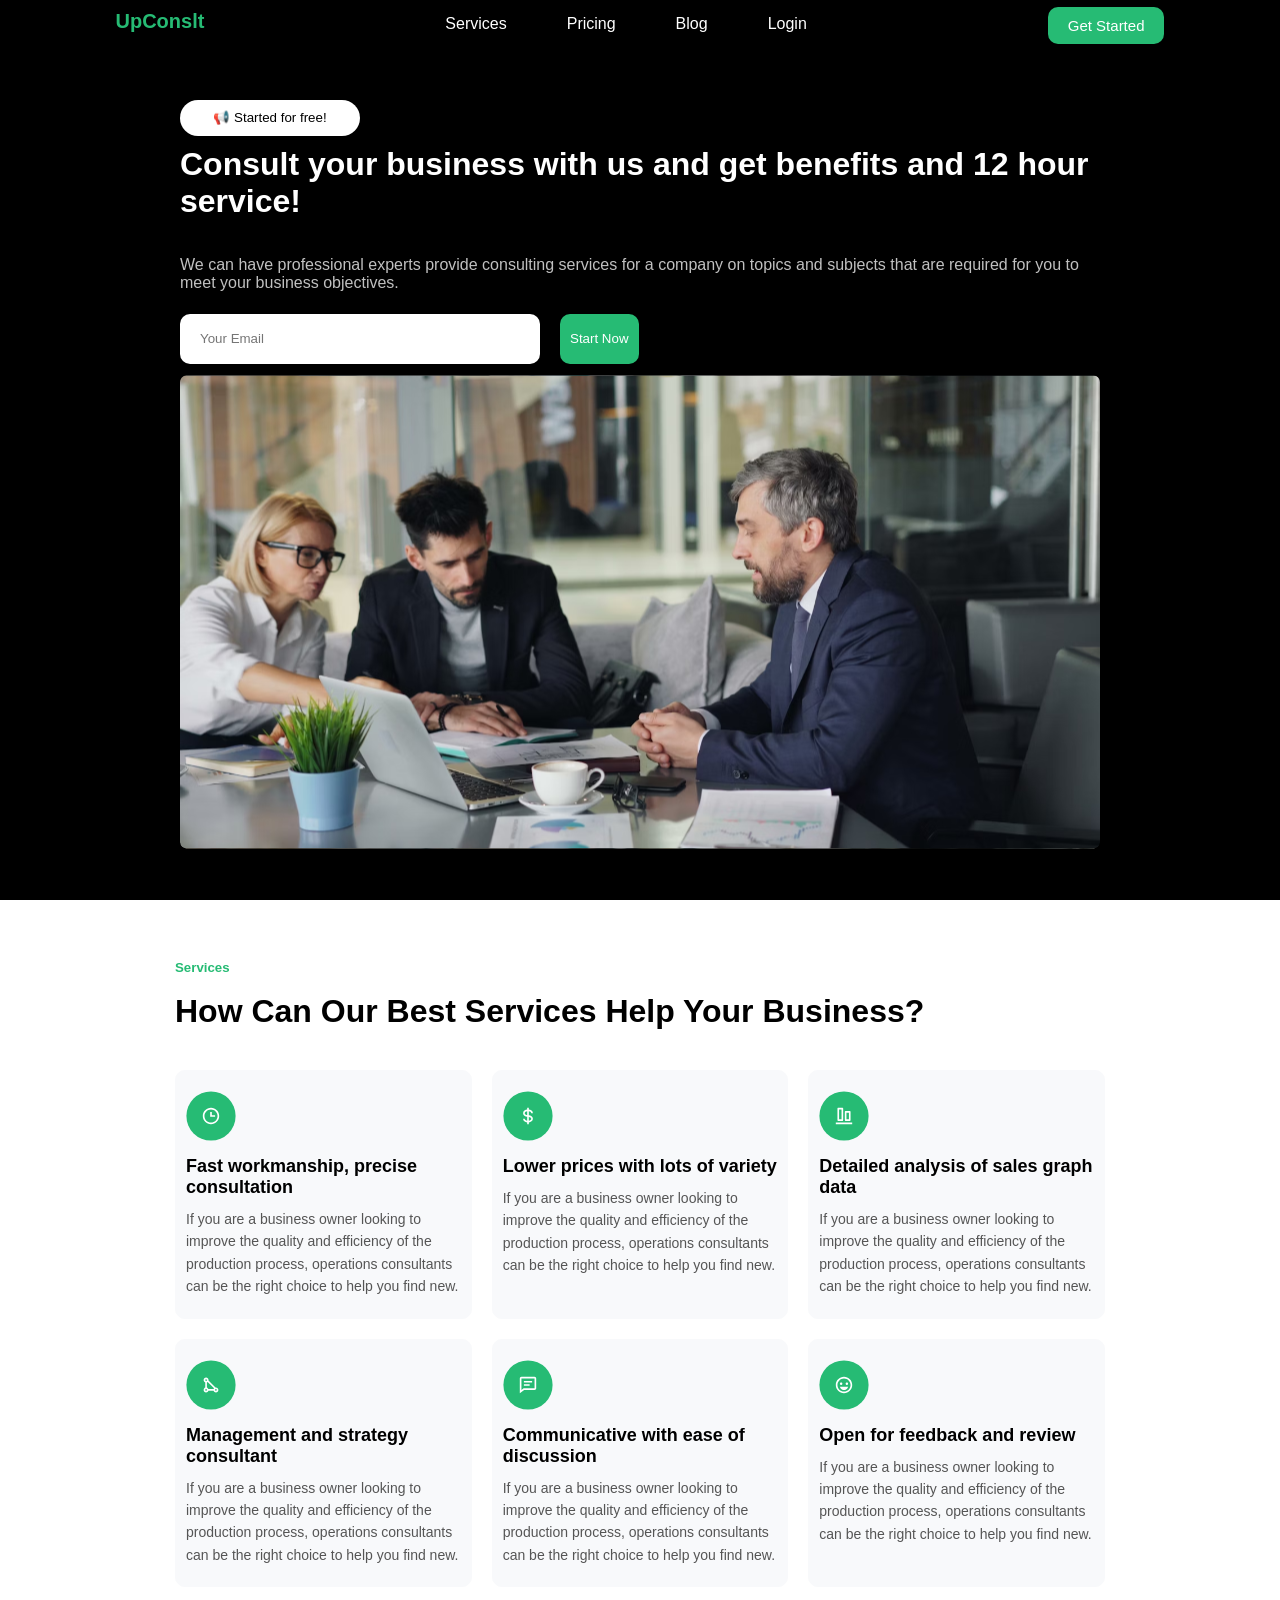
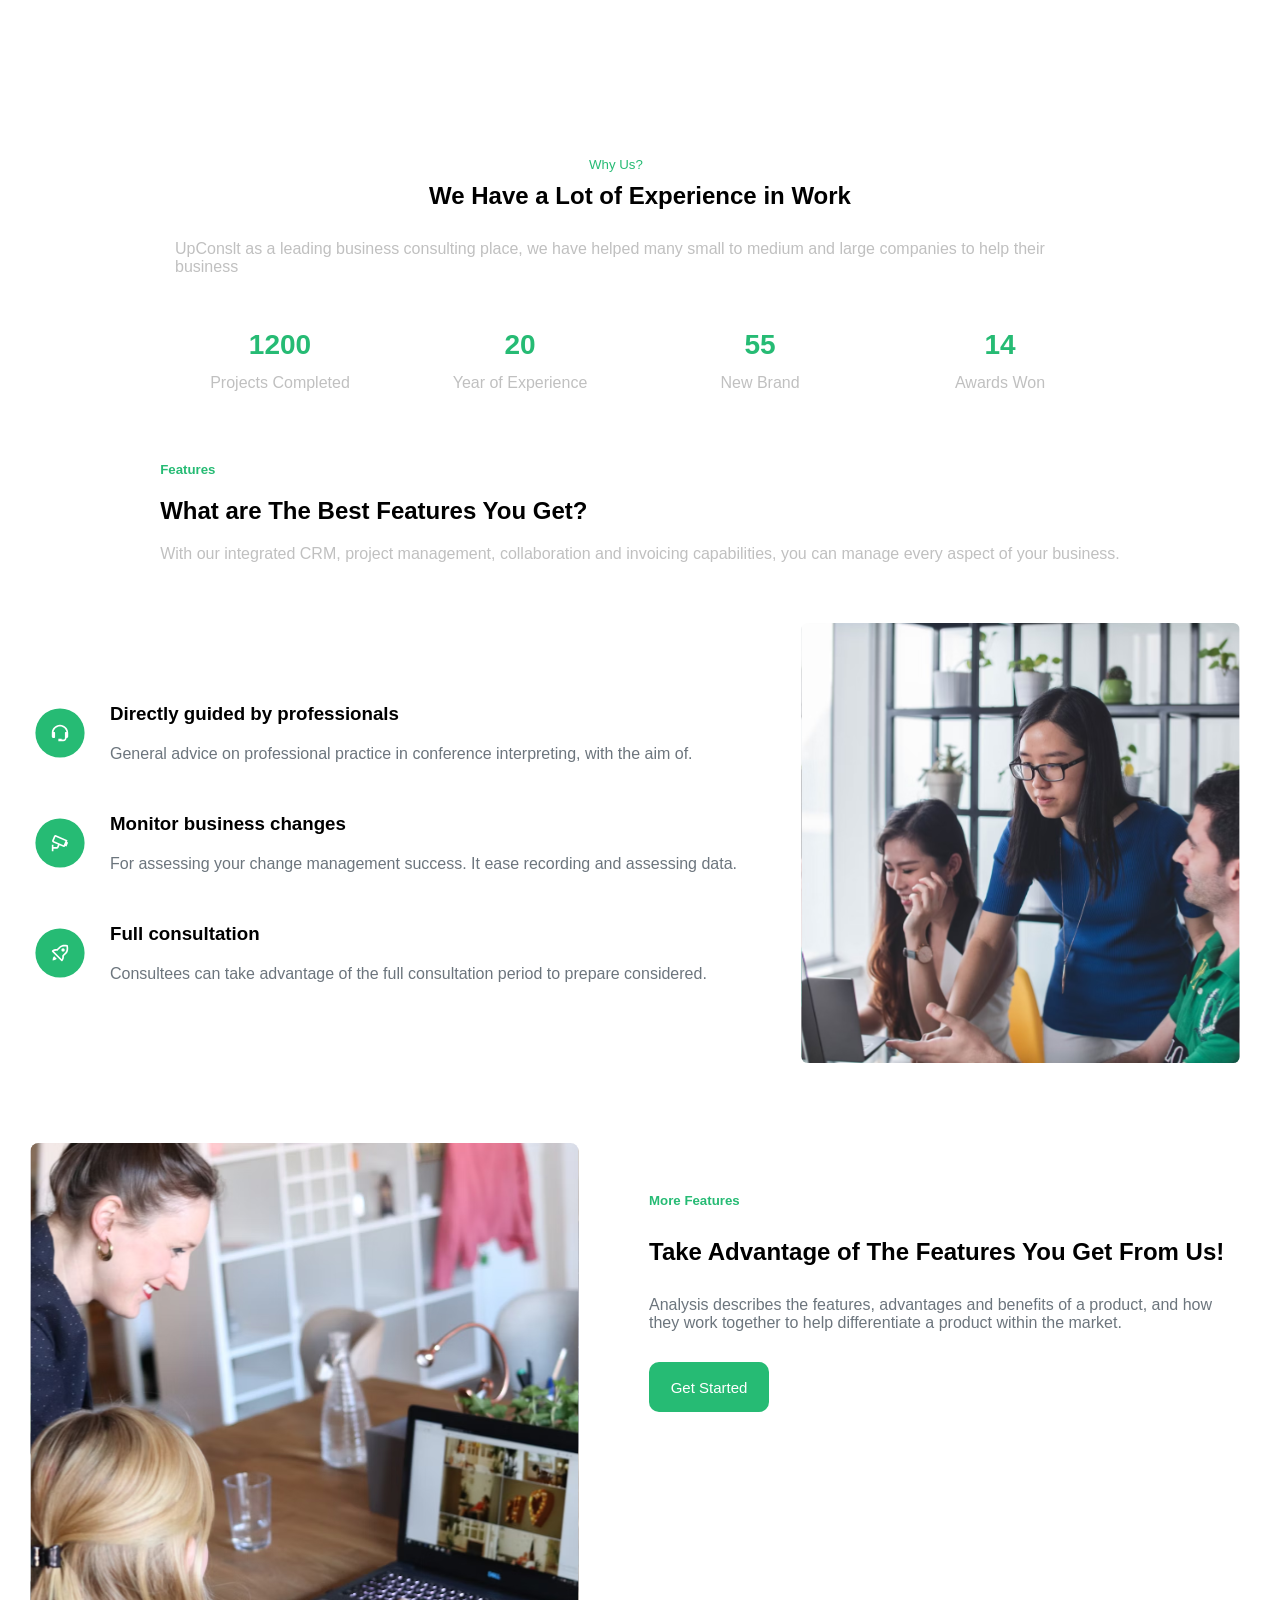
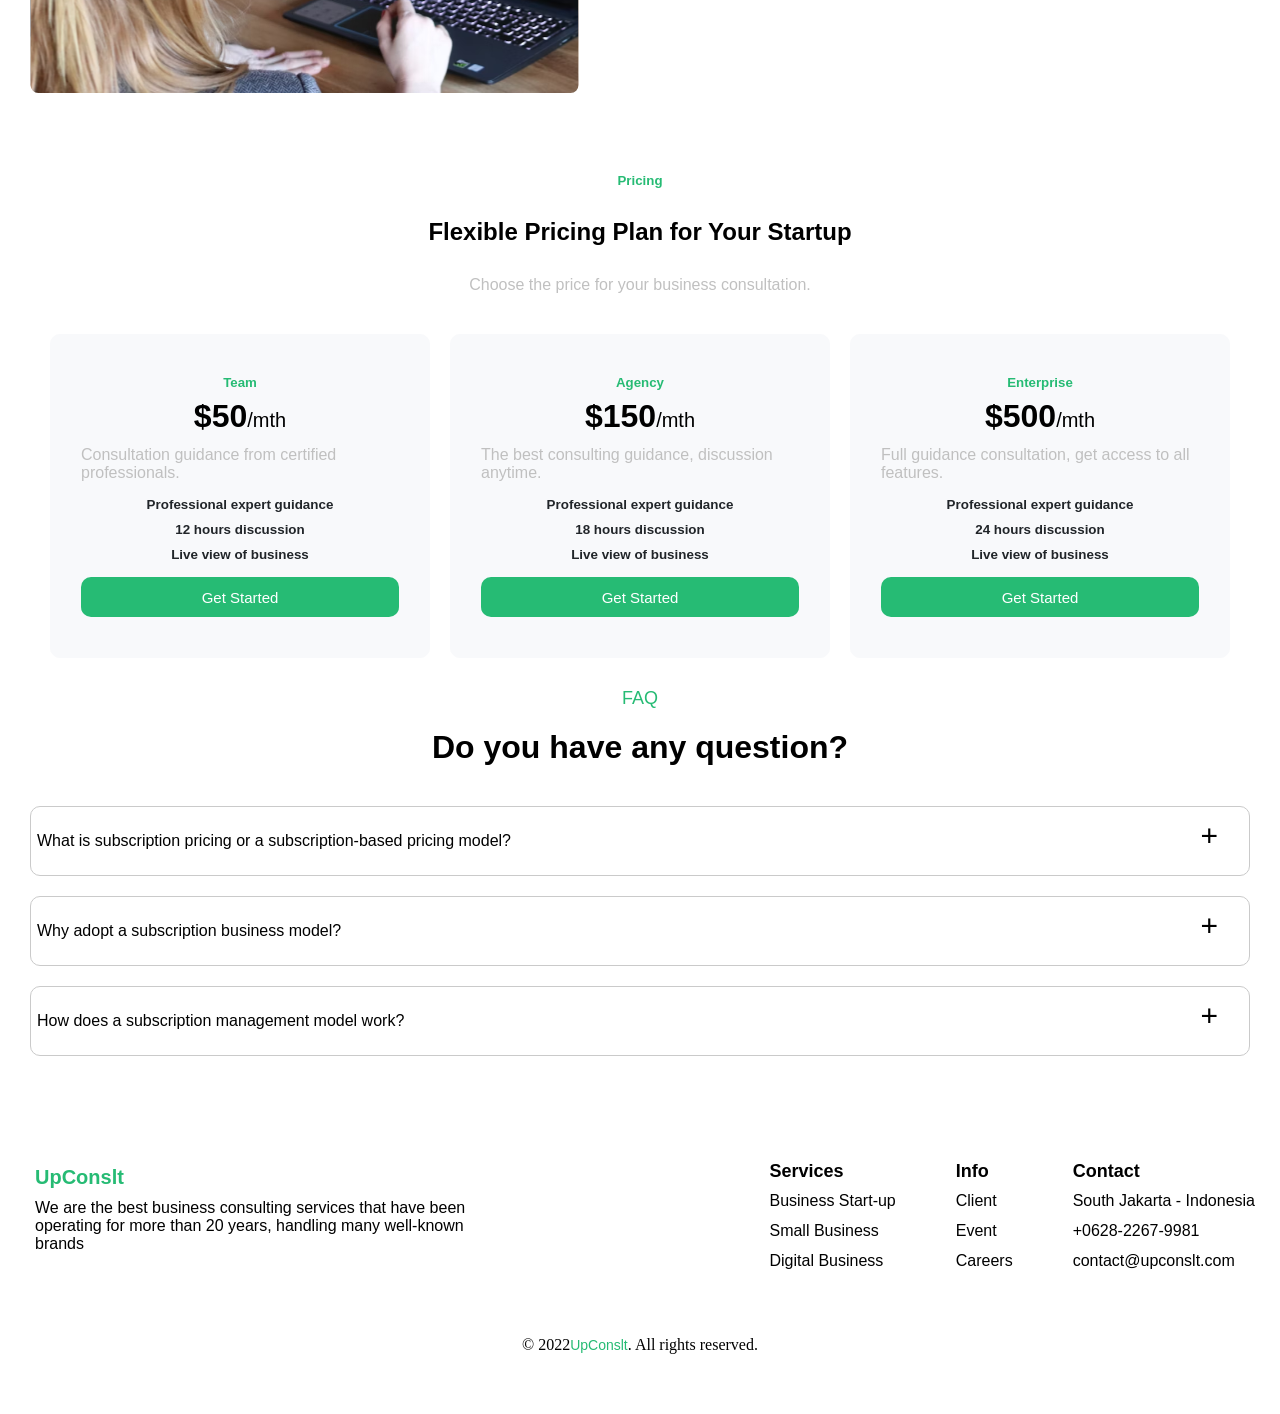
<file: index.html>
<!DOCTYPE html>
<html lang="en">
  <head>
    <meta charset="UTF-8" />
    <meta name="viewport" content="width=, initial-scale=1.0" />
    <title>UpConslt</title>
    <link rel="stylesheet" href="css/style.css" />
    <link rel="stylesheet" href="css/reset.css" />
    <link rel="stylesheet" href="css/index.css" />
    <link rel="stylesheet" href="css/variables.css" />
  </head>
  <body>
    <!--navbar start-->
    <nav class="navbar">
      <a href="index.html" class="nav-item"><b>UpConslt</b></a>
      <ul class="navbar-menu">
        <li><a href="servicesPage.html">Services</a></li>
        <li><a href="pricingPage.html">Pricing</a></li>
        <li><a href="blogPage.html">Blog</a></li>
        <li><a href="logInPage.html">Login</a></li>
      </ul>

      <div class="navbar-right">
        <button class="navbar-btn">Get Started</button>
      </div>
    </nav>
    <!--navbar end-->

    <!--hero section start-->

    <div class="hero-section">
      <button class="hero-banner-btn">📢 Started for free!</button>
      <div class="hero-heading">
        <h1>
          Consult your business with us and get benefits and 12 hour service!
        </h1>
      </div>
      <div class="hero-description">
        <p>
          We can have professional experts provide consulting services for a
          company on topics and subjects that are required for you to meet your
          business objectives.
        </p>
      </div>
      <form class="hero-cta">
        <input type="email" class="hero-input" placeholder="Your Email" />
        <button class="hero-cta-btn">Start Now</button>
      </form>

      <img src="images/hero/hero.svg" alt="" />
    </div>
    <!--hero section end-->

    <!--services-section start-->
    <div class="services-section">
      <div class="services-content">
        <h5>Services</h5>
        <br />
        <h1>How Can Our Best Services Help Your Business?</h1>
      </div>
      <div class="services-card">
        <div class="card">
          <img src="images/services/time.svg" alt="" />

          <h2>Fast workmanship, precise consultation</h2>
          <p>
            If you are a business owner looking to improve the quality and
            efficiency of the production process, operations consultants can be
            the right choice to help you find new.
          </p>
        </div>
        <div class="card">
          <img src="images/services/dollar.svg" alt="" />

          <h2>Lower prices with lots of variety</h2>
          <p>
            If you are a business owner looking to improve the quality and
            efficiency of the production process, operations consultants can be
            the right choice to help you find new.
          </p>
        </div>
        <div class="card">
          <img src="images/services/vertical table.svg" alt="" />

          <h2>Detailed analysis of sales graph data</h2>
          <p>
            If you are a business owner looking to improve the quality and
            efficiency of the production process, operations consultants can be
            the right choice to help you find new.
          </p>
        </div>
        <div class="card">
          <img src="images/services/triangle.svg" alt="" />

          <h2>Management and strategy consultant</h2>
          <p>
            If you are a business owner looking to improve the quality and
            efficiency of the production process, operations consultants can be
            the right choice to help you find new.
          </p>
        </div>
        <div class="card">
          <img src="images/services/comment.svg" alt="" />

          <h2>Communicative with ease of discussion</h2>
          <p>
            If you are a business owner looking to improve the quality and
            efficiency of the production process, operations consultants can be
            the right choice to help you find new.
          </p>
        </div>
        <div class="card">
          <img src="images/services/emoji.svg" alt="" />

          <h2>Open for feedback and review</h2>
          <p>
            If you are a business owner looking to improve the quality and
            efficiency of the production process, operations consultants can be
            the right choice to help you find new.
          </p>
        </div>
      </div>
    </div>
    <!--services-section end-->

    <!--why-us-section start-->

    <div class="why-us-section">
      <div class="why-us-content">
        <div class="why-us-title">
          <h5>Why Us?</h5>
          <h2>We Have a Lot of Experience in Work</h2>
        </div>
        <div class="why-us-description">
          <p>
            UpConslt as a leading business consulting place, we have helped many
            small to medium and large companies to help their business
          </p>
        </div>
      </div>
      <div class="why-us-numbers">
        <div class="why-us-item">
          <span class="why-us-value">1200</span>
          <p>Projects Completed</p>
        </div>
        <div class="why-us-item">
          <span class="why-us-value">20</span>
          <p>Year of Experience</p>
        </div>
        <div class="why-us-item">
          <span class="why-us-value">55</span>
          <p>New Brand</p>
        </div>
        <div class="why-us-item">
          <span class="why-us-value">14</span>
          <p>Awards Won</p>
        </div>
      </div>
    </div>

    <!--why-us-section end-->

    <!--features section start-->
    <div class="features-section">
      <div class="features-header">
        <h5>Features</h5>
        <h2>What are The Best Features You Get?</h2>
        <p>
          With our integrated CRM, project management, collaboration and
          invoicing capabilities, you can manage every aspect of your business.
        </p>
      </div>

      <div class="features-content">
        <div class="features-cards">
          <div class="features-card">
            <img src="images/features/headphones.svg" alt="" />
            <div class="features-card-text">
              <h3>Directly guided by professionals</h3>
              <p>
                General advice on professional practice in conference
                interpreting, with the aim of.
              </p>
            </div>
          </div>
          <div class="features-card">
            <img src="images/features/camera.svg" alt="" />
            <div class="features-card-text">
              <h3>Monitor business changes</h3>
              <p>
                For assessing your change management success. It ease recording
                and assessing data.
              </p>
            </div>
          </div>
          <div class="features-card">
            <img src="images/features/bell.svg" alt="" />
            <div class="features-card-text">
              <h3>Full consultation</h3>
              <p>
                Consultees can take advantage of the full consultation period to
                prepare considered.
              </p>
            </div>
          </div>
        </div>
        <img
          src="images/features/featuresimg.svg"
          alt=""
          class="features-main-img"
        />
      </div>
    </div>
    <!--features section end-->

    <!--more features section start-->
    <div class="more-features-section">
      <img
        src="images/moreFeatures/moreFeatureimg.svg"
        alt=""
        class="more-features-img"
      />
      <div class="more-features-content">
        <h5>More Features</h5>
        <h2>Take Advantage of The Features You Get From Us!</h2>
        <p>
          Analysis describes the features, advantages and benefits of a product,
          and how they work together to help differentiate a product within the
          market.
        </p>
        <button class="more-features-content-btn">Get Started</button>
      </div>
    </div>
    <!--more features section end-->

    <!--pricing section start-->
    <div class="pricing-section">
      <div class="pricing-section-text">
        <h5>Pricing</h5>
        <h2>Flexible Pricing Plan for Your Startup</h2>
        <p>Choose the price for your business consultation.</p>
      </div>
      <div class="pricing-section-cards">
        <div class="pricing-section-card">
          <h5>Team</h5>
          <h2>$50<span class="mth">/mth</span></h2>
          <p>Consultation guidance from certified professionals.</p>
          <div class="pricing-section-card-content">
            <h6>Professional expert guidance</h6>
            <h6>12 hours discussion</h6>
            <h6>Live view of business</h6>
          </div>
          <button class="pricing-section-btn">Get Started</button>
        </div>
        <div class="pricing-section-card">
          <h5>Agency</h5>
          <h2>$150<span class="mth">/mth</span></h2>
          <p>The best consulting guidance, discussion anytime.</p>
          <div class="pricing-section-card-content">
            <h6>Professional expert guidance</h6>
            <h6>18 hours discussion</h6>
            <h6>Live view of business</h6>
          </div>
          <button class="pricing-section-btn">Get Started</button>
        </div>
        <div class="pricing-section-card">
          <h5>Enterprise</h5>
          <h2>$500<span class="mth">/mth</span></h2>
          <p>Full guidance consultation, get access to all features.</p>
          <div class="pricing-section-card-content">
            <h6>Professional expert guidance</h6>
            <h6>24 hours discussion</h6>
            <h6>Live view of business</h6>
          </div>
          <button class="pricing-section-btn">Get Started</button>
        </div>
      </div>
    </div>
    <!--pricing section end-->

    <!--faq section start-->
    <div class="faq-section">
      <div class="faq-header">
        <h5>FAQ</h5>
        <h2>Do you have any question?</h2>
      </div>
      <div class="faq-questions">
        <div class="question">
          <div class="label">
            What is subscription pricing or a subscription-based pricing model?
          </div>
          <div class="content">
            <p>
              Subscription Pricing is a sales model where customers pay a
              recurring fee at regular intervals (such as monthly or yearly) to
              access a product or service. Instead of purchasing the product or
              service outright, customers subscribe and gain usage rights for
              the duration of their subscription.
            </p>
          </div>
        </div>
        <div class="question">
          <div class="label">Why adopt a subscription business model?</div>
          <div class="content">
            <p>
              One, it attracts more customers with its lower entry point (e.g.
              paying $15 monthly vs. $150 in advance). Two, it offers
              predictable revenue for businesses. Three, it allows businesses to
              build stronger, more valuable relationships with its customers.
            </p>
          </div>
        </div>
        <div class="question">
          <div class="label">
            How does a subscription management model work?
          </div>
          <div class="content">
            <p>
              Subscription management model works by handling customer sign-ups,
              recurring billing, plan changes, renewals, and cancellations
              automatically to ensure customers get continuous access to a
              service while businesses manage payments and subscriptions
              smoothly.
            </p>
          </div>
        </div>
      </div>
    </div>
    <!--faq section end-->
    <!--footer section start-->
    <footer class="footer-section">
      <div class="footer-left">
        <b>UpConslt</b>
        <p>
          We are the best business consulting services that have been operating
          for more than 20 years, handling many well-known brands
        </p>
      </div>
      <div class="footer-right">
        <div class="footer-right-services">
          <h3>Services</h3>
          <h5>Business Start-up</h5>
          <h5>Small Business</h5>
          <h5>Digital Business</h5>
        </div>

        <div class="footer-right-info">
          <h3>Info</h3>
          <h5>Client</h5>
          <h5>Event</h5>
          <h5>Careers</h5>
        </div>

        <div class="footer-right-contact">
          <h3>Contact</h3>
          <h5>South Jakarta - Indonesia</h5>
          <h5>+0628-2267-9981</h5>
          <h5>contact@upconslt.com</h5>
        </div>
      </div>
    </footer>
    <p class="copyright">© 2022 <span>UpConslt</span>. All rights reserved.</p>
    <!--footer section end-->

    <script src="js/app.js"></script>
  </body>
</html>
</file>
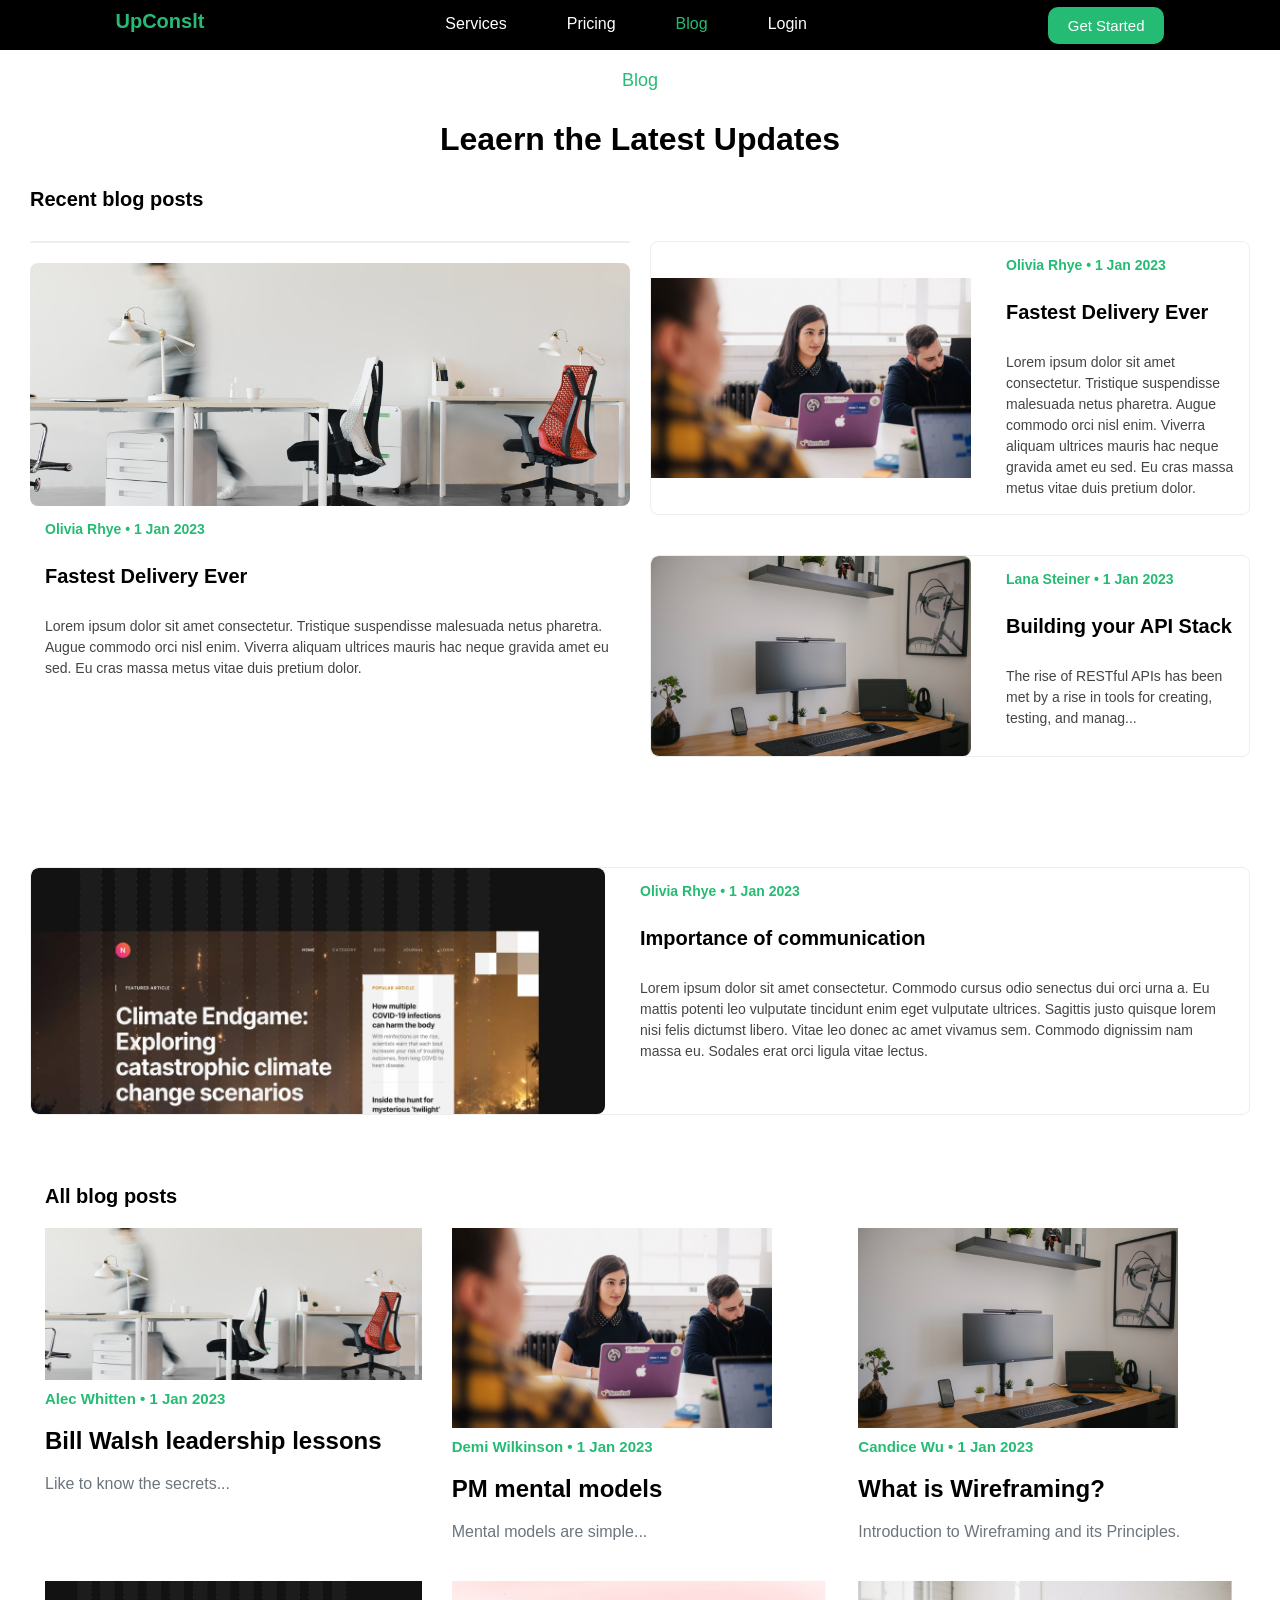
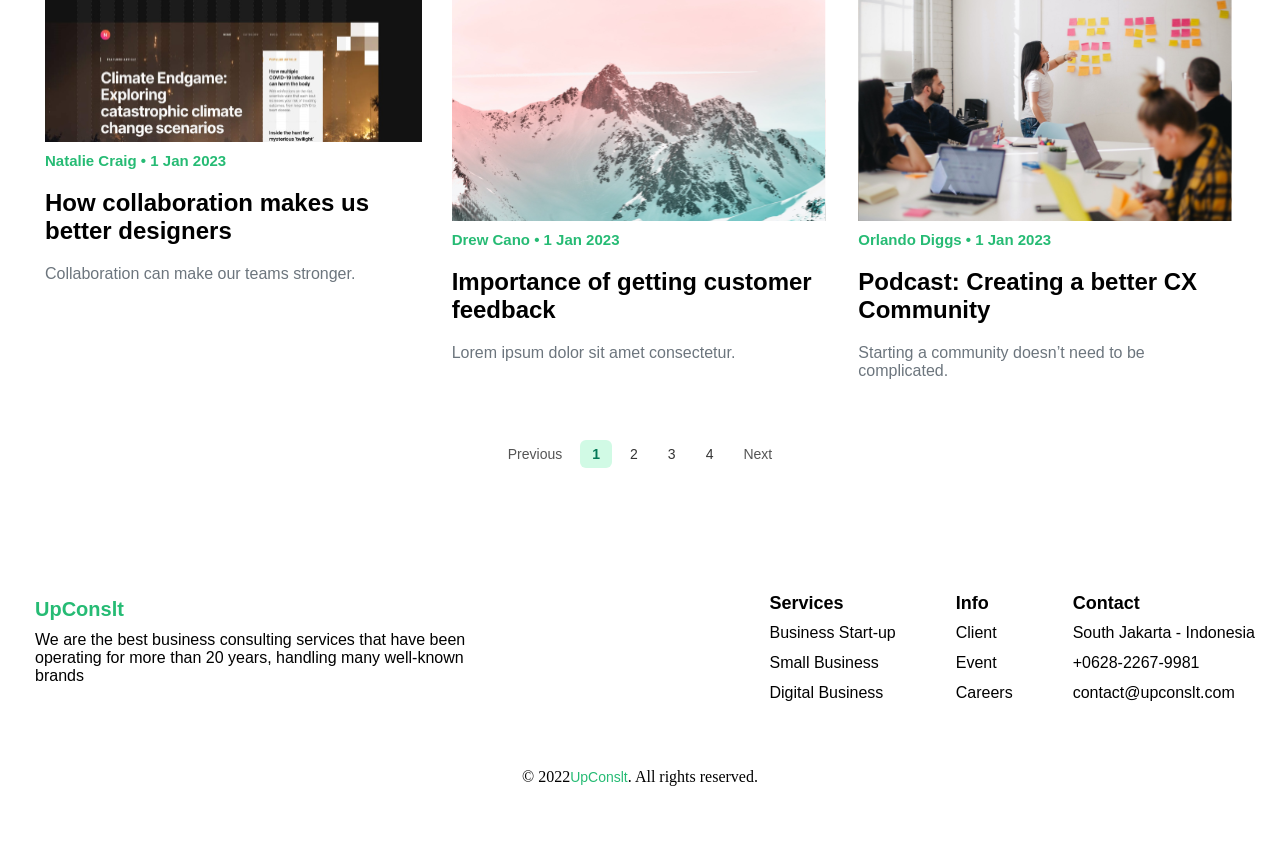
<file: blogPage.html>
<!DOCTYPE html>
<html lang="en">
  <head>
    <meta charset="UTF-8" />
    <meta name="viewport" content="width=device-width, initial-scale=1.0" />
    <title>UpConslt</title>
    <link rel="stylesheet" href="css/style.css" />
    <link rel="stylesheet" href="css/reset.css" />
    <link rel="stylesheet" href="css/index.css" />
    <link rel="stylesheet" href="css/variables.css" />
    <link rel="stylesheet" href="css/pricingPage.css" />
    <link rel="stylesheet" href="css/servicesPage.css" />
    <link rel="stylesheet" href="css/blogPage.css" />
  </head>
  <body>
    <!--navbar start-->
    <nav class="navbar">
      <a href="index.html" class="nav-item"><b>UpConslt</b></a>
      <ul class="navbar-menu">
        <li><a href="servicesPage.html">Services</a></li>
        <li><a href="pricingPage.html">Pricing</a></li>
        <li>
          <a href="blogPage.html" class="navbar-services-btn-active">Blog</a>
        </li>
        <li><a href="#">Login</a></li>
      </ul>

      <div class="navbar-right">
        <button class="navbar-btn">Get Started</button>
      </div>
    </nav>
    <!--navbar end-->

    <!--blog section start-->
    <div class="blog-section">
      <div class="blog-section-header">
        <h5>Blog</h5>
        <h2>Leaern the Latest Updates</h2>
      </div>
      <h3>Recent blog posts</h3>
      <div class="recent-blog-list">
        <div class="recent-blog-list-left">
          <div class="blog-card"></div>
          <img src="images/blogPage/Image (6).svg" alt="" />
          <div class="blog-card-content">
            <h4>Olivia Rhye • 1 Jan 2023</h4>
            <h2>Fastest Delivery Ever</h2>
            <p>
              Lorem ipsum dolor sit amet consectetur. Tristique suspendisse
              malesuada netus pharetra. Augue commodo orci nisl enim. Viverra
              aliquam ultrices mauris hac neque gravida amet eu sed. Eu cras
              massa metus vitae duis pretium dolor.
            </p>
          </div>
        </div>
        <div class="recent-blog-list-right">
          <div class="blog-card">
            <img src="images/blogPage/Image (7).svg" alt="" />
            <div class="blog-card-content">
              <h4>Olivia Rhye • 1 Jan 2023</h4>
              <h2>Fastest Delivery Ever</h2>
              <p>
                Lorem ipsum dolor sit amet consectetur. Tristique suspendisse
                malesuada netus pharetra. Augue commodo orci nisl enim. Viverra
                aliquam ultrices mauris hac neque gravida amet eu sed. Eu cras
                massa metus vitae duis pretium dolor.
              </p>
            </div>
          </div>
          <div class="blog-card">
            <img src="images/blogPage/Image (8).svg" alt="" />
            <div class="blog-card-content">
              <h4>Lana Steiner • 1 Jan 2023</h4>
              <h2>Building your API Stack</h2>
              <p>
                The rise of RESTful APIs has been met by a rise in tools for
                creating, testing, and manag...
              </p>
            </div>
          </div>
        </div>
      </div>
      <div class="recent-blog-list-bottom">
        <div class="blog-card">
          <img src="images/blogPage/Image (9).svg" alt="" />
          <div class="blog-card-content">
            <h4>Olivia Rhye • 1 Jan 2023</h4>
            <h2>Importance of communication</h2>
            <p>
              Lorem ipsum dolor sit amet consectetur. Commodo cursus odio
              senectus dui orci urna a. Eu mattis potenti leo vulputate
              tincidunt enim eget vulputate ultrices. Sagittis justo quisque
              lorem nisi felis dictumst libero. Vitae leo donec ac amet vivamus
              sem. Commodo dignissim nam massa eu. Sodales erat orci ligula
              vitae lectus.
            </p>
          </div>
        </div>
      </div>

      <div class="all-blog-posts">
        <h3>All blog posts</h3>
        <div id="blogCards" class="all-blog-posts-cards"></div>
        <div id="pagination">
        </div>
      </div>
    </div>


    <!--footer section start-->
    <footer class="footer-section">
      <div class="footer-left">
        <b>UpConslt</b>
        <p>
          We are the best business consulting services that have been operating
          for more than 20 years, handling many well-known brands
        </p>
      </div>
      <div class="footer-right">
        <div class="footer-right-services">
          <h3>Services</h3>
          <h5>Business Start-up</h5>
          <h5>Small Business</h5>
          <h5>Digital Business</h5>
        </div>

        <div class="footer-right-info">
          <h3>Info</h3>
          <h5>Client</h5>
          <h5>Event</h5>
          <h5>Careers</h5>
        </div>

        <div class="footer-right-contact">
          <h3>Contact</h3>
          <h5>South Jakarta - Indonesia</h5>
          <h5>+0628-2267-9981</h5>
          <h5>contact@upconslt.com</h5>
        </div>
      </div>
    </footer>
    <p class="copyright">© 2022 <span>UpConslt</span>. All rights reserved.</p>
    <!--footer section end-->
   
    <script src="js/blog.js"></script>
  </body>
</html>
</file>
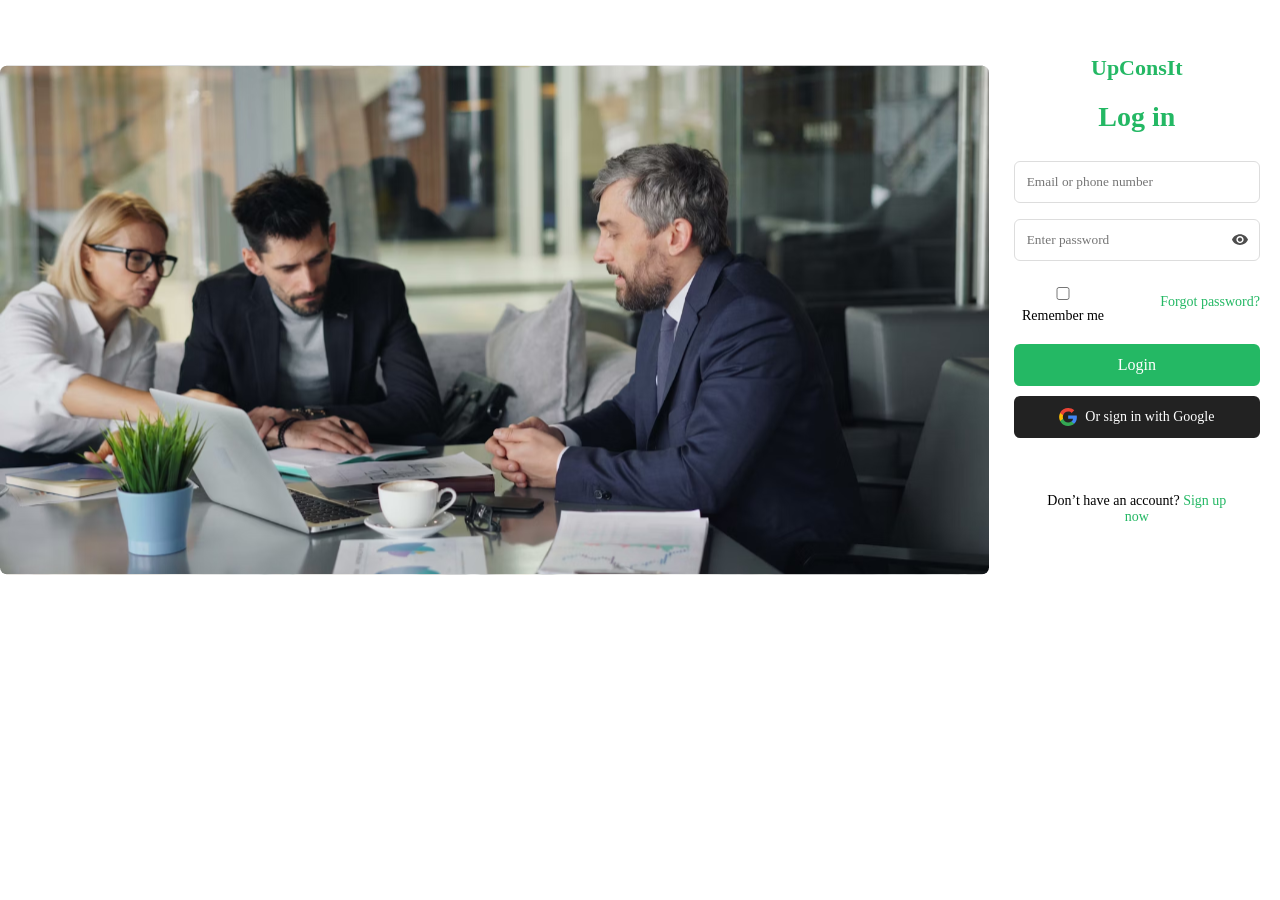
<file: logInPage.html>
<!DOCTYPE html>
<html lang="en">
<head>
    <meta charset="UTF-8">
    <meta name="viewport" content="width=device-width, initial-scale=1.0">
    <title>UpConslt</title>

    <link rel="stylesheet" href="css/style.css" />
    <link rel="stylesheet" href="css/reset.css" />
    <link rel="stylesheet" href="css/index.css" />
    <link rel="stylesheet" href="css/variables.css" />
    <link rel="stylesheet" href="css/pricingPage.css" />
    <link rel="stylesheet" href="css/servicesPage.css" />
    <link rel="stylesheet" href="css/signUpPage.css">
</head>
<body>
    <div class="signup-section">
    <!-- Sol taraf -->
    <div class="signup-left">
      <img src="images/hero/hero.svg" alt="Hero image" />
    </div>

    <!-- Sağ taraf -->
    <div class="signup-text">
      <h2 class="logo">UpConsIt</h2>
      <h1 class="title">Log in</h1>

      <form id="loginForm">
        <input type="text" placeholder="Email or phone number" required />
        
        <div class="password-container">
          <input type="password" id="password" placeholder="Enter password" required />
          <span id="togglePassword" class="toggle-password">
            <img src="images/signUpPage/Vector (1).svg" alt="toggle" />
          </span>
        </div>

        <div class="options">
          <label> 
            <input type="checkbox" /> Remember me 
          </label>
          <a href="#">Forgot password?</a>
        </div>

        <button type="submit" class="btn-green">Login</button>

        <button type="button" class="btn-google">
          <img src="images/signUpPage/Group 3019.svg" alt="Google" />
          Or sign in with Google
        </button>

        <p class="signup-text">
          Don’t have an account? <a href="signUpPage.html">Sign up now</a>
        </p>
      </form>
    </div>
  </div>
</body>
</html>
</file>
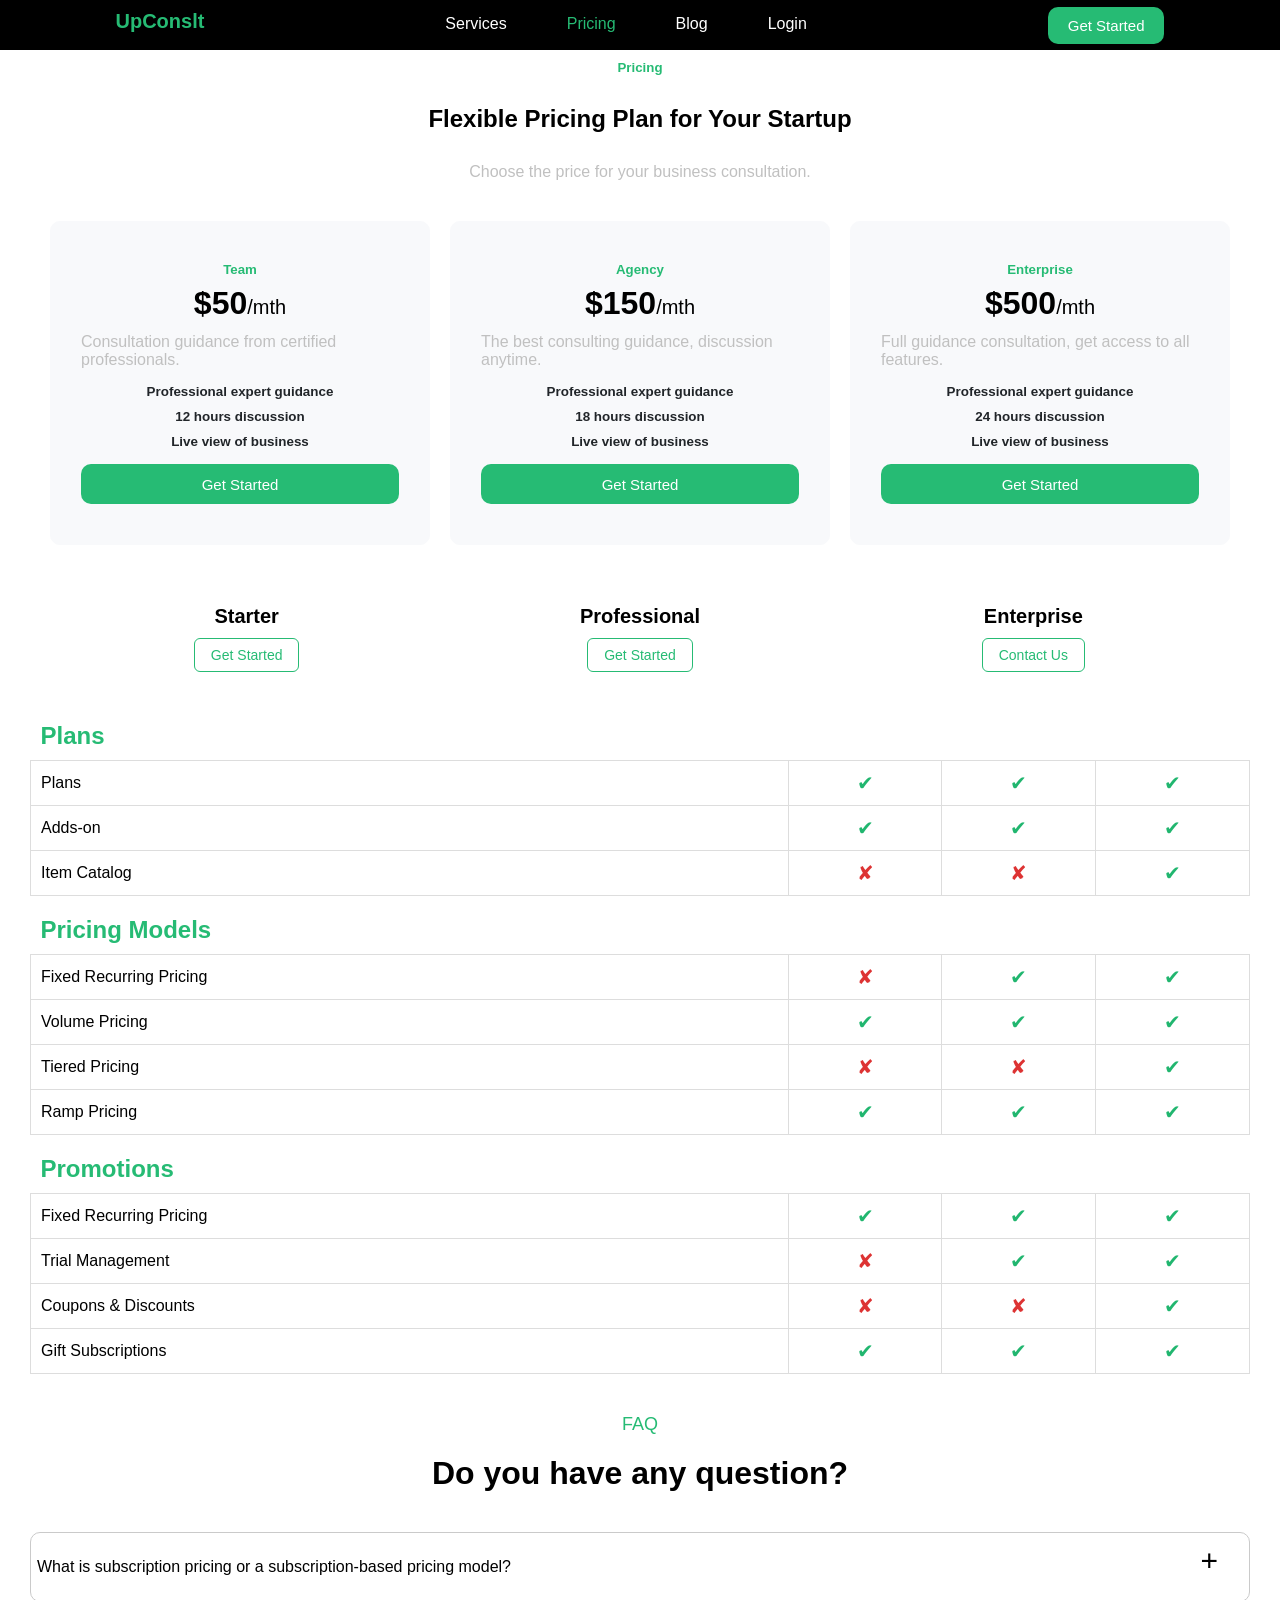
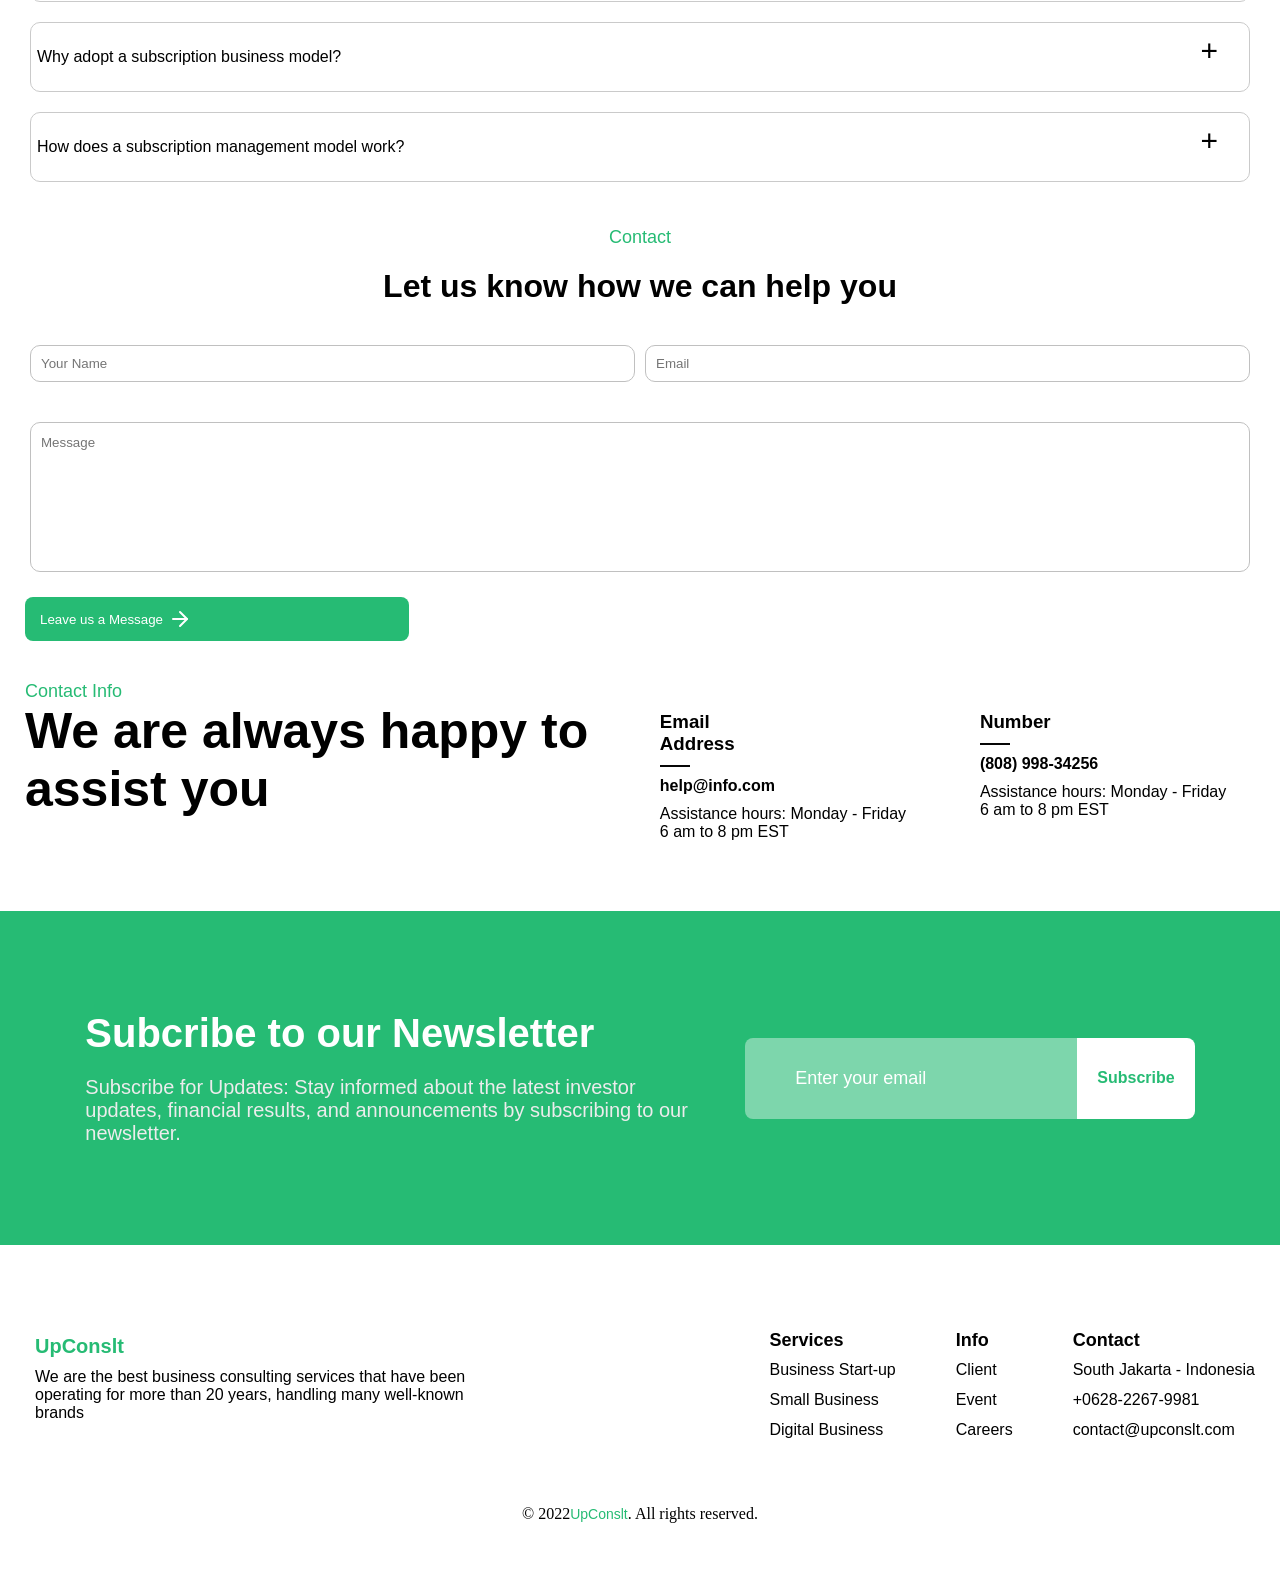
<file: pricingPage.html>
<!DOCTYPE html>
<html lang="en">
  <head>
    <meta charset="UTF-8" />
    <meta name="viewport" content="width=device-width, initial-scale=1.0" />
    <title>UpConslt</title>

    <link rel="stylesheet" href="css/style.css" />
    <link rel="stylesheet" href="css/reset.css" />
    <link rel="stylesheet" href="css/index.css" />
    <link rel="stylesheet" href="css/variables.css" />
    <link rel="stylesheet" href="css/pricingPage.css" />
    <link rel="stylesheet" href="css/servicesPage.css" />
  </head>

  <body>
    <!--navbar start-->
    <nav class="navbar">
      <a href="index.html" class="nav-item"><b>UpConslt</b></a>
      <ul class="navbar-menu">
        <li><a href="servicesPage.html">Services</a></li>
        <li>
          <a href="pricingPage.html" class="navbar-services-btn-active"
            >Pricing</a
          >
        </li>
        <li><a href="blogPage.html">Blog</a></li>
        <li><a href="#">Login</a></li>
      </ul>

      <div class="navbar-right">
        <button class="navbar-btn">Get Started</button>
      </div>
    </nav>
    <!--navbar end-->
    <!--pricing section start-->
    <div class="pricing-section">
      <div class="pricing-section-text">
        <h5>Pricing</h5>
        <h2>Flexible Pricing Plan for Your Startup</h2>
        <p>Choose the price for your business consultation.</p>
      </div>
      <div class="pricing-section-cards">
        <div class="pricing-section-card">
          <h5>Team</h5>
          <h2>$50<span class="mth">/mth</span></h2>
          <p>Consultation guidance from certified professionals.</p>
          <div class="pricing-section-card-content">
            <h6>Professional expert guidance</h6>
            <h6>12 hours discussion</h6>
            <h6>Live view of business</h6>
          </div>
          <button class="pricing-section-btn">Get Started</button>
        </div>
        <div class="pricing-section-card">
          <h5>Agency</h5>
          <h2>$150<span class="mth">/mth</span></h2>
          <p>The best consulting guidance, discussion anytime.</p>
          <div class="pricing-section-card-content">
            <h6>Professional expert guidance</h6>
            <h6>18 hours discussion</h6>
            <h6>Live view of business</h6>
          </div>
          <button class="pricing-section-btn">Get Started</button>
        </div>
        <div class="pricing-section-card">
          <h5>Enterprise</h5>
          <h2>$500<span class="mth">/mth</span></h2>
          <p>Full guidance consultation, get access to all features.</p>
          <div class="pricing-section-card-content">
            <h6>Professional expert guidance</h6>
            <h6>24 hours discussion</h6>
            <h6>Live view of business</h6>
          </div>
          <button class="pricing-section-btn">Get Started</button>
        </div>
      </div>
    </div>
    <!--pricing section end-->

    <!--detailing pricing section start-->

    <div class="detailing-pricing-section">
      <div class="plans-header">
        <div>
          <div class="plan-title">Starter</div>
          <button class="plan-btn">Get Started</button>
        </div>
        <div>
          <div class="plan-title">Professional</div>
          <button class="plan-btn">Get Started</button>
        </div>
        <div>
          <div class="plan-title">Enterprise</div>
          <button class="plan-btn">Contact Us</button>
        </div>
      </div>

      <table class="compare-table">
        <tr class="section-row">
          <th colspan="4">Plans</th>
        </tr>
        <tr>
          <td>Plans</td>
          <td class="yes">✔</td>
          <td class="yes">✔</td>
          <td class="yes">✔</td>
        </tr>
        <tr>
          <td>Adds-on</td>
          <td class="yes">✔</td>
          <td class="yes">✔</td>
          <td class="yes">✔</td>
        </tr>
        <tr>
          <td>Item Catalog</td>
          <td class="no">✘</td>
          <td class="no">✘</td>
          <td class="yes">✔</td>
        </tr>

        <tr class="section-row">
          <th colspan="4">Pricing Models</th>
        </tr>
        <tr>
          <td>Fixed Recurring Pricing</td>
          <td class="no">✘</td>
          <td class="yes">✔</td>
          <td class="yes">✔</td>
        </tr>
        <tr>
          <td>Volume Pricing</td>
          <td class="yes">✔</td>
          <td class="yes">✔</td>
          <td class="yes">✔</td>
        </tr>
        <tr>
          <td>Tiered Pricing</td>
          <td class="no">✘</td>
          <td class="no">✘</td>
          <td class="yes">✔</td>
        </tr>
        <tr>
          <td>Ramp Pricing</td>
          <td class="yes">✔</td>
          <td class="yes">✔</td>
          <td class="yes">✔</td>
        </tr>

        <tr class="section-row">
          <th colspan="4">Promotions</th>
        </tr>
        <tr>
          <td>Fixed Recurring Pricing</td>
          <td class="yes">✔</td>
          <td class="yes">✔</td>
          <td class="yes">✔</td>
        </tr>
        <tr>
          <td>Trial Management</td>
          <td class="no">✘</td>
          <td class="yes">✔</td>
          <td class="yes">✔</td>
        </tr>
        <tr>
          <td>Coupons & Discounts</td>
          <td class="no">✘</td>
          <td class="no">✘</td>
          <td class="yes">✔</td>
        </tr>
        <tr>
          <td>Gift Subscriptions</td>
          <td class="yes">✔</td>
          <td class="yes">✔</td>
          <td class="yes">✔</td>
        </tr>
      </table>
    </div>
    <!--detailing pricing section end-->

    <!--faq section start-->
    <div class="faq-section">
      <div class="faq-header">
        <h5>FAQ</h5>
        <h2>Do you have any question?</h2>
      </div>
      <div class="faq-questions">
        <div class="question">
          <div class="label">
            What is subscription pricing or a subscription-based pricing model?
          </div>
          <div class="content">
            <p>
              Subscription Pricing is a sales model where customers pay a
              recurring fee at regular intervals (such as monthly or yearly) to
              access a product or service. Instead of purchasing the product or
              service outright, customers subscribe and gain usage rights for
              the duration of their subscription.
            </p>
          </div>
        </div>
        <div class="question">
          <div class="label">Why adopt a subscription business model?</div>
          <div class="content">
            <p>
              One, it attracts more customers with its lower entry point (e.g.
              paying $15 monthly vs. $150 in advance). Two, it offers
              predictable revenue for businesses. Three, it allows businesses to
              build stronger, more valuable relationships with its customers.
            </p>
          </div>
        </div>
        <div class="question">
          <div class="label">
            How does a subscription management model work?
          </div>
          <div class="content">
            <p>
              Subscription management model works by handling customer sign-ups,
              recurring billing, plan changes, renewals, and cancellations
              automatically to ensure customers get continuous access to a
              service while businesses manage payments and subscriptions
              smoothly.
            </p>
          </div>
        </div>
      </div>
    </div>
    <!--faq section end-->

    <!--contact section start-->
    <div class="contact-section">
      <div class="contact-section-header">
        <h5>Contact</h5>
        <h2>Let us know how we can help you</h2>
      </div>
      <div class="contact-section-input">
        <div class="contact-section-input-info">
          <input type="text" placeholder="Your Name" class="input-name" />
          <input type="text" placeholder="Email" class="input-email" />
        </div>
        <div class="contact-section-input-message">
          <input type="text" placeholder="Message" />
        </div>
      </div>
    </div>

    <button class="contact-section-btn">
      Leave us a Message
      <img src="images/servicesPage/arrow-right.svg" alt="" />
    </button>
    <!--contact section end-->

    <!--contact info section start-->

    <div class="contact-info-section">
      <div class="contact-info">
        <div class="contact-info-header">
          <h5>Contact Info</h5>
          <h2>We are always happy to assist you</h2>
        </div>
        <div class="contact-info-details">
          <div class="contact-email">
            <h3>Email Address</h3>
            <h4>help@info.com</h4>
            <p>Assistance hours: Monday - Friday 6 am to 8 pm EST</p>
          </div>
          <div class="contact-number">
            <h3>Number</h3>
            <h4>(808) 998-34256</h4>
            <p>Assistance hours: Monday - Friday 6 am to 8 pm EST</p>
          </div>
        </div>
      </div>
      <div class="newsletter-section">
        <div class="newsletter-section-header">
          <h2>Subcribe to our Newsletter</h2>
          <p>
            Subscribe for Updates: Stay informed about the latest investor
            updates, financial results, and announcements by subscribing to our
            newsletter.
          </p>
        </div>
        <div class="newsletter-section-form">
          <input
            type="email"
            class="newsletter-section-input"
            placeholder="Enter your email"
          />
          <button class="newsletter-section-btn">Subscribe</button>
        </div>
      </div>
    </div>
    <!--contact info section end-->
    <!--footer section start-->
    <footer class="footer-section">
      <div class="footer-left">
        <b>UpConslt</b>
        <p>
          We are the best business consulting services that have been operating
          for more than 20 years, handling many well-known brands
        </p>
      </div>
      <div class="footer-right">
        <div class="footer-right-services">
          <h3>Services</h3>
          <h5>Business Start-up</h5>
          <h5>Small Business</h5>
          <h5>Digital Business</h5>
        </div>

        <div class="footer-right-info">
          <h3>Info</h3>
          <h5>Client</h5>
          <h5>Event</h5>
          <h5>Careers</h5>
        </div>

        <div class="footer-right-contact">
          <h3>Contact</h3>
          <h5>South Jakarta - Indonesia</h5>
          <h5>+0628-2267-9981</h5>
          <h5>contact@upconslt.com</h5>
        </div>
      </div>
    </footer>
    <p class="copyright">© 2022 <span>UpConslt</span>. All rights reserved.</p>
    <!--footer section end-->

    <script src="js/app.js"></script>
  </body>
</html>
</file>
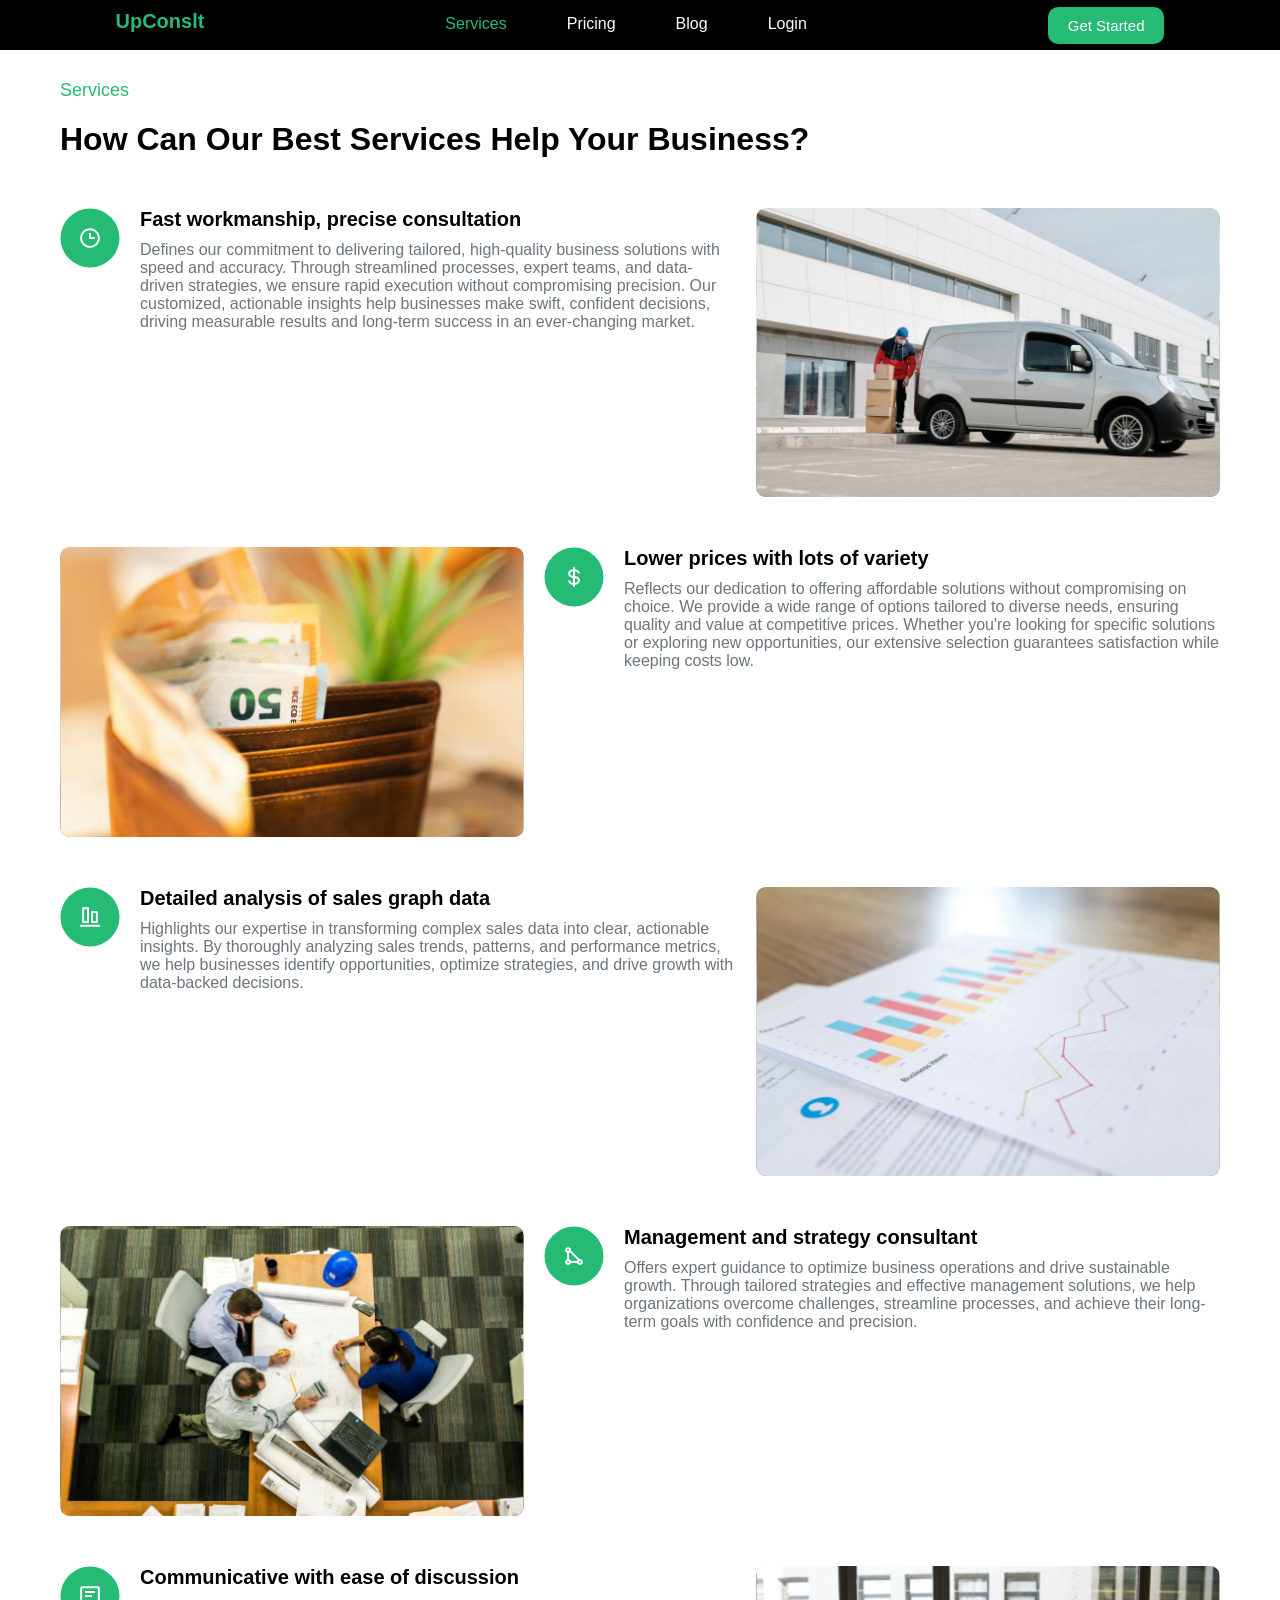
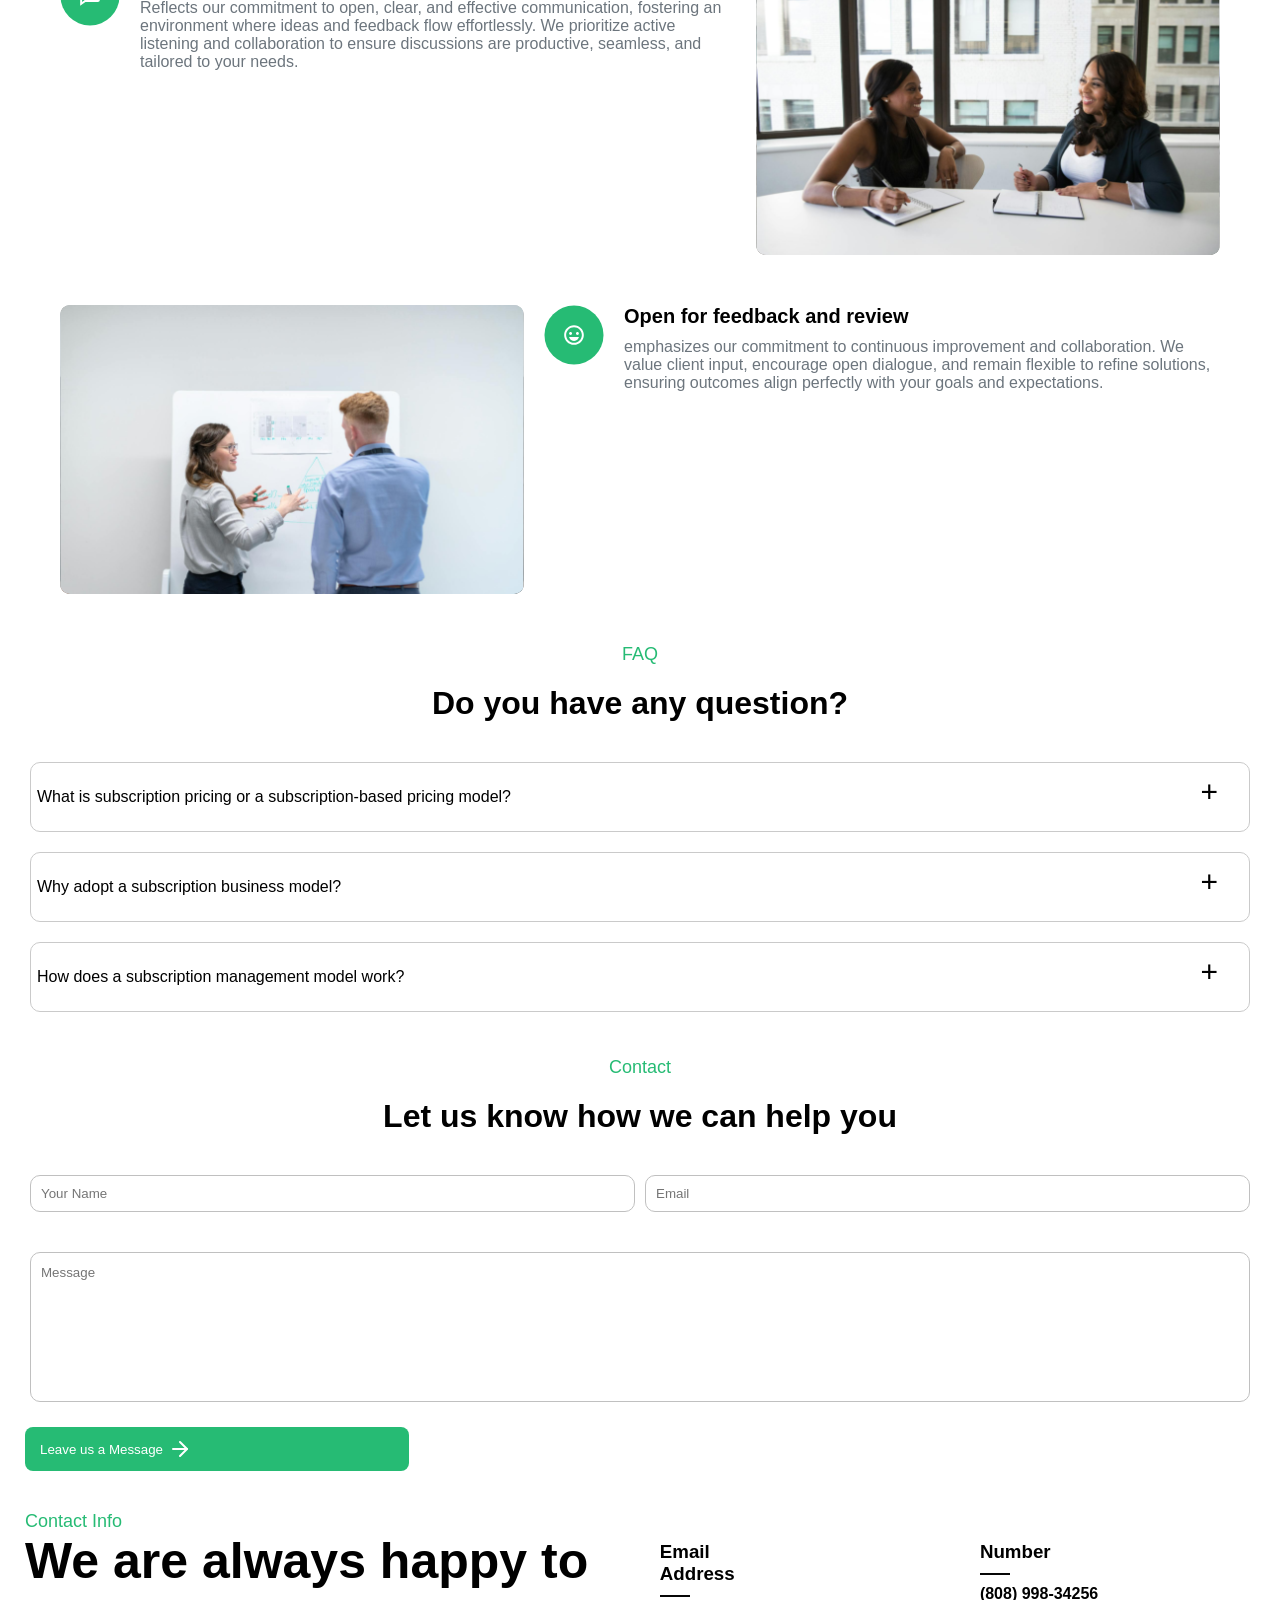
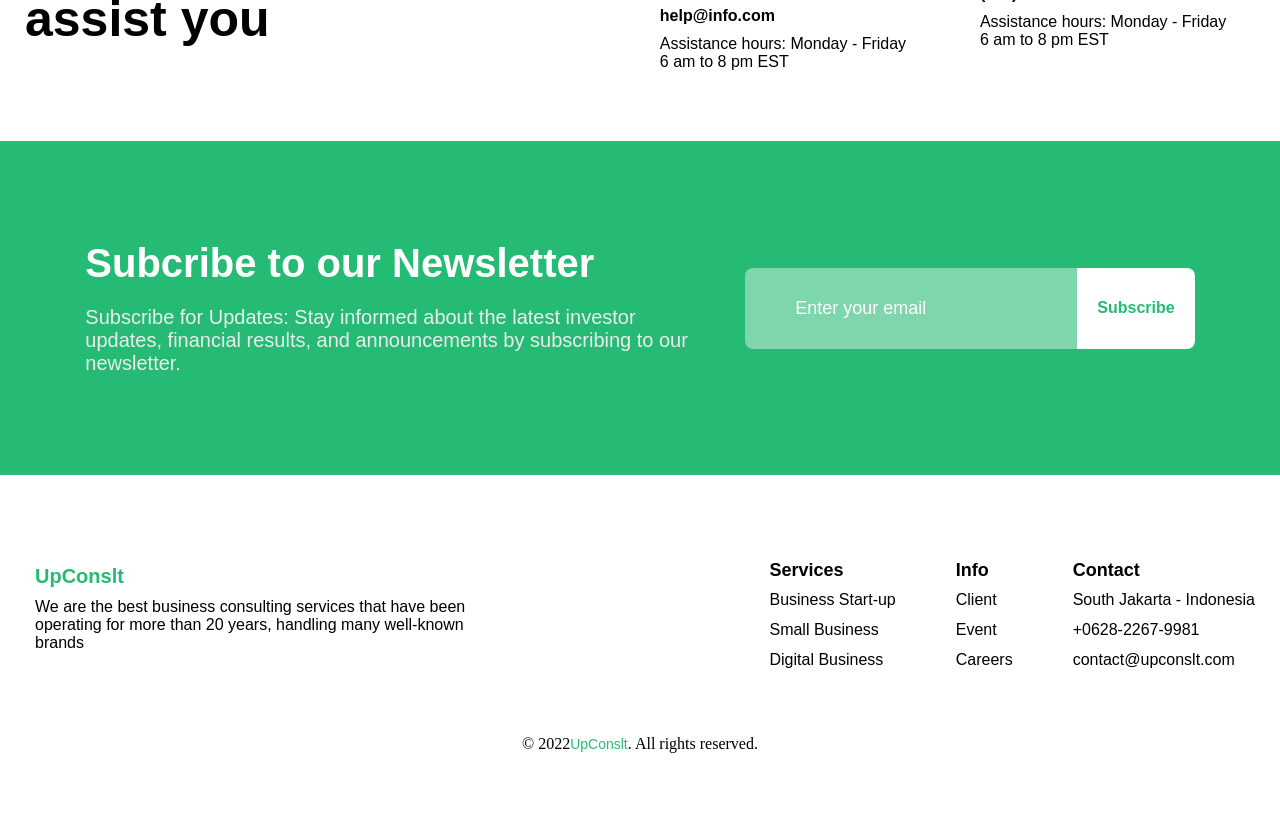
<file: servicesPage.html>
<!DOCTYPE html>
<html lang="en">
  <head>
    <meta charset="UTF-8" />
    <meta name="viewport" content="width=, initial-scale=1.0" />
    <title>UpConslt</title>
    <link rel="stylesheet" href="css/style.css" />
    <link rel="stylesheet" href="css/reset.css" />
    <link rel="stylesheet" href="css/index.css" />
    <link rel="stylesheet" href="css/variables.css" />
    <link rel="stylesheet" href="css/servicesPage.css" />
  </head>
  <body>
    <!--navbar start-->
    <nav class="navbar">
      <a href="index.html" class="nav-item"><b>UpConslt</b></a>
      <ul class="navbar-menu">
        <li>
          <a href="servicesPage.html" class="navbar-services-btn-active"
            >Services</a
          >
        </li>
        <li><a href="pricingPage.html">Pricing</a></li>
        <li><a href="blogPage.html">Blog</a></li>
        <li><a href="#">Login</a></li>
      </ul>

      <div class="navbar-right">
        <button class="navbar-btn">Get Started</button>
      </div>
    </nav>
    <!--navbar end-->

    <!--detailed-services-section start-->
    <div class="detailed-services-section">
      <div class="detailed-services-section-header">
        <h5>Services</h5>
        <h2>How Can Our Best Services Help Your Business?</h2>
      </div>
      <div class="detailed-services-section-cards">
        <div class="detailed-services-section-card">
          <div class="detailed-services-section-card-content">
            <img src="images/servicesPage/time.svg" alt="" />
            <span>
              <h2>Fast workmanship, precise consultation</h2>
              <p>
                Defines our commitment to delivering tailored, high-quality
                business solutions with speed and accuracy. Through streamlined
                processes, expert teams, and data-driven strategies, we ensure
                rapid execution without compromising precision. Our customized,
                actionable insights help businesses make swift, confident
                decisions, driving measurable results and long-term success in
                an ever-changing market.
              </p></span
            >
          </div>
          <img src="images/servicesPage/image.svg" alt="" />
        </div>
        <div class="detailed-services-section-card">
          <img src="images/servicesPage/image (1).svg" alt="" />
          <div class="detailed-services-section-card-content">
            <img src="images/servicesPage/dollar.svg" alt="" />
            <span
              ><h2>Lower prices with lots of variety</h2>
              <p>
                Reflects our dedication to offering affordable solutions without
                compromising on choice. We provide a wide range of options
                tailored to diverse needs, ensuring quality and value at
                competitive prices. Whether you're looking for specific
                solutions or exploring new opportunities, our extensive
                selection guarantees satisfaction while keeping costs low.
              </p></span
            >
          </div>
        </div>
        <div class="detailed-services-section-card">
          <div class="detailed-services-section-card-content">
            <img src="images/servicesPage/vertical table.svg" alt="" />
            <span
              ><h2>Detailed analysis of sales graph data</h2>
              <p>
                Highlights our expertise in transforming complex sales data into
                clear, actionable insights. By thoroughly analyzing sales
                trends, patterns, and performance metrics, we help businesses
                identify opportunities, optimize strategies, and drive growth
                with data-backed decisions.
              </p></span
            >
          </div>
          <img src="images/servicesPage/image (2).svg" alt="" />
        </div>
        <div class="detailed-services-section-card">
          <img src="images/servicesPage/image (3).svg" alt="" />
          <div class="detailed-services-section-card-content">
            <img src="images/servicesPage/triangle.svg" alt="" />
            <span
              ><h2>Management and strategy consultant</h2>
              <p>
                Offers expert guidance to optimize business operations and drive
                sustainable growth. Through tailored strategies and effective
                management solutions, we help organizations overcome challenges,
                streamline processes, and achieve their long-term goals with
                confidence and precision.
              </p></span
            >
          </div>
        </div>
        <div class="detailed-services-section-card">
          <div class="detailed-services-section-card-content">
            <img src="images/servicesPage/comment.svg" alt="" />
            <span
              ><h2>Communicative with ease of discussion</h2>
              <p>
                Reflects our commitment to open, clear, and effective
                communication, fostering an environment where ideas and feedback
                flow effortlessly. We prioritize active listening and
                collaboration to ensure discussions are productive, seamless,
                and tailored to your needs.
              </p></span
            >
          </div>
          <img src="images/servicesPage/image (4).svg" alt="" />
        </div>
        <div class="detailed-services-section-card">
          <img src="images/servicesPage/image (5).svg" alt="" />
          <div class="detailed-services-section-card-content">
            <img src="images/servicesPage/emoji.svg" alt="" />
            <span
              ><h2>Open for feedback and review</h2>
              <p>
                emphasizes our commitment to continuous improvement and
                collaboration. We value client input, encourage open dialogue,
                and remain flexible to refine solutions, ensuring outcomes align
                perfectly with your goals and expectations.
              </p></span
            >
          </div>
        </div>
      </div>
    </div>
    <!--faq section start-->
    <div class="faq-section">
      <div class="faq-header">
        <h5>FAQ</h5>
        <h2>Do you have any question?</h2>
      </div>
      <div class="faq-questions">
        <div class="question">
          <div class="label">
            What is subscription pricing or a subscription-based pricing model?
          </div>
          <div class="content">
            <p>
              Subscription Pricing is a sales model where customers pay a
              recurring fee at regular intervals (such as monthly or yearly) to
              access a product or service. Instead of purchasing the product or
              service outright, customers subscribe and gain usage rights for
              the duration of their subscription.
            </p>
          </div>
        </div>
        <div class="question">
          <div class="label">Why adopt a subscription business model?</div>
          <div class="content">
            <p>
              One, it attracts more customers with its lower entry point (e.g.
              paying $15 monthly vs. $150 in advance). Two, it offers
              predictable revenue for businesses. Three, it allows businesses to
              build stronger, more valuable relationships with its customers.
            </p>
          </div>
        </div>
        <div class="question">
          <div class="label">
            How does a subscription management model work?
          </div>
          <div class="content">
            <p>
              Subscription management model works by handling customer sign-ups,
              recurring billing, plan changes, renewals, and cancellations
              automatically to ensure customers get continuous access to a
              service while businesses manage payments and subscriptions
              smoothly.
            </p>
          </div>
        </div>
      </div>
    </div>
    <!--faq section end-->

    <!--contact section start-->
    <div class="contact-section">
      <div class="contact-section-header">
        <h5>Contact</h5>
        <h2>Let us know how we can help you</h2>
      </div>
      <div class="contact-section-input">
        <div class="contact-section-input-info">
          <input type="text" placeholder="Your Name" class="input-name" />
          <input type="text" placeholder="Email" class="input-email" />
        </div>
        <div class="contact-section-input-message">
          <input type="text" placeholder="Message" />
        </div>
      </div>
    </div>

    <button class="contact-section-btn">
      Leave us a Message
      <img src="images/servicesPage/arrow-right.svg" alt="" />
    </button>
    <!--contact section end-->

    <!--contact info section start-->

    <div class="contact-info-section">
      <div class="contact-info">
        <div class="contact-info-header">
          <h5>Contact Info</h5>
          <h2>We are always happy to assist you</h2>
        </div>
        <div class="contact-info-details">
          <div class="contact-email">
            <h3>Email Address</h3>
            <h4>help@info.com</h4>
            <p>Assistance hours: Monday - Friday 6 am to 8 pm EST</p>
          </div>
          <div class="contact-number">
            <h3>Number</h3>
            <h4>(808) 998-34256</h4>
            <p>Assistance hours: Monday - Friday 6 am to 8 pm EST</p>
          </div>
        </div>
      </div>
      <div class="newsletter-section">
        <div class="newsletter-section-header">
          <h2>Subcribe to our Newsletter</h2>
          <p>
            Subscribe for Updates: Stay informed about the latest investor
            updates, financial results, and announcements by subscribing to our
            newsletter.
          </p>
        </div>
        <div class="newsletter-section-form">
          <input type="email" class="newsletter-section-input" placeholder="Enter your email"/>
          <button class="newsletter-section-btn">Subscribe</button>
        </div>
      </div>
    </div>
    <!--contact info section end-->
<!--footer section start-->
    <footer class="footer-section">
      <div class="footer-left">
        <b>UpConslt</b>
        <p>
          We are the best business consulting services that have been operating
          for more than 20 years, handling many well-known brands
        </p>
      </div>
      <div class="footer-right">
        <div class="footer-right-services">
          <h3>Services</h3>
          <h5>Business Start-up</h5>
          <h5>Small Business</h5>
          <h5>Digital Business</h5>
        </div>

        <div class="footer-right-info">
          <h3>Info</h3>
          <h5>Client</h5>
          <h5>Event</h5>
          <h5>Careers</h5>
        </div>

        <div class="footer-right-contact">
          <h3>Contact</h3>
          <h5>South Jakarta - Indonesia</h5>
          <h5>+0628-2267-9981</h5>
          <h5>contact@upconslt.com</h5>
        </div>
      </div>
    </footer>
    <p class="copyright">© 2022 <span>UpConslt</span>. All rights reserved.</p>
    <!--footer section end-->

    <script src="js/app.js"></script>
  </body>
</html>
</file>
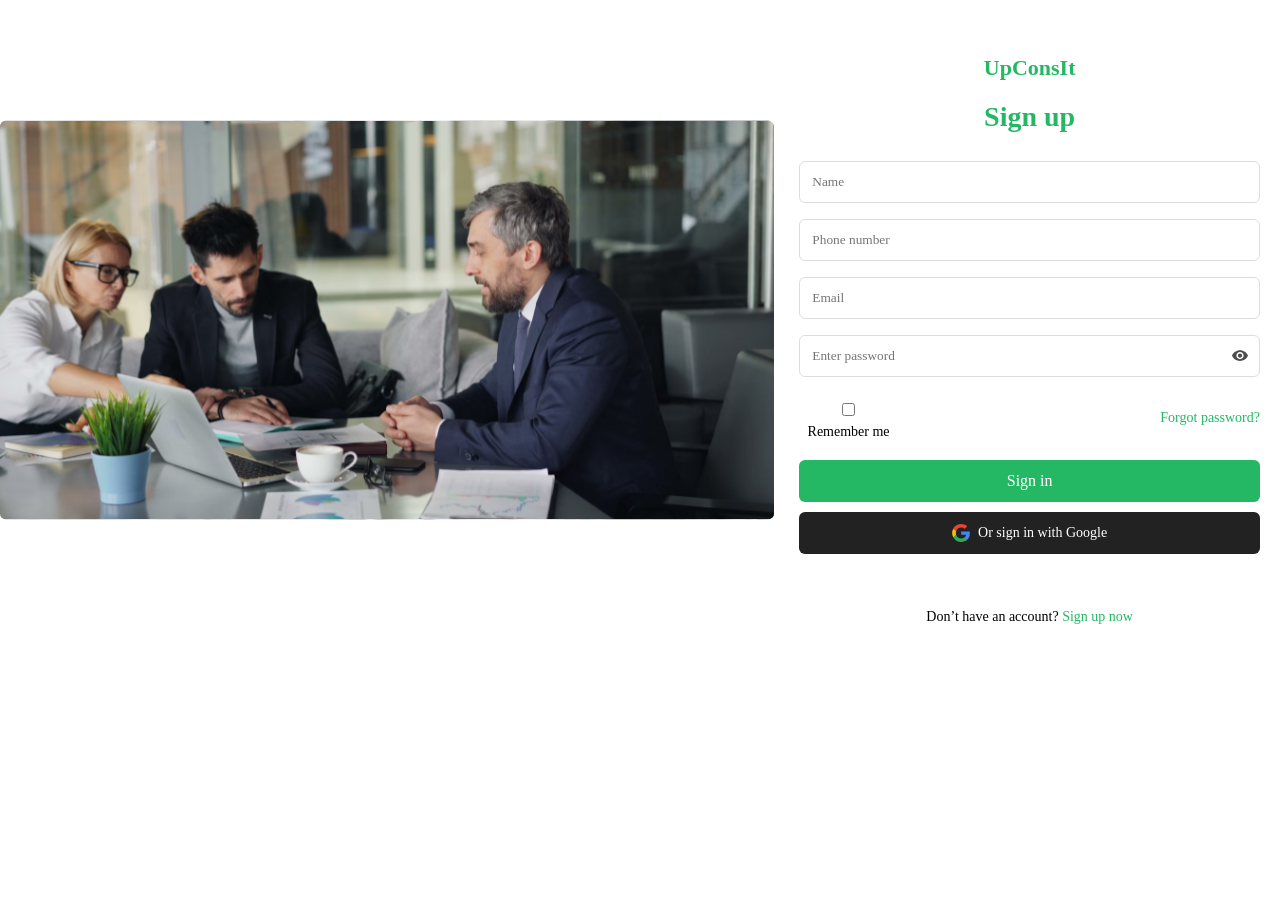
<file: signUpPage.html>
<!DOCTYPE html>
<html lang="en">
  <head>
    <meta charset="UTF-8" />
    <meta name="viewport" content="width=device-width, initial-scale=1.0" />
    <title>UpConslt</title>
    <link rel="stylesheet" href="css/style.css" />
    <link rel="stylesheet" href="css/reset.css" />
    <link rel="stylesheet" href="css/index.css" />
    <link rel="stylesheet" href="css/variables.css" />
    <link rel="stylesheet" href="css/pricingPage.css" />
    <link rel="stylesheet" href="css/servicesPage.css" />
    <link rel="stylesheet" href="css/signUpPage.css" />
  </head>
  <body>
    <div class="signup-section">
      <div class="signup-left">
        <img src="images/hero/hero.svg" alt="" />
      </div>
      <div class="signup-text">
        <h2>UpConsIt</h2>
        <h1>Sign up</h1>

        <form>
          <input type="text" placeholder="Name" required />
          <input type="tel" placeholder="Phone number" required />
          <input type="email" placeholder="Email" required />
          <div class="password-container">
            <input type="password" placeholder="Enter password" required />
            <span class="toggle-password"><img src="images/signUpPage/Vector (1).svg" alt=""></span>
          </div>

          <div class="options">
            <label> <input type="checkbox" /> Remember me </label>
            <a href="#">Forgot password?</a>
          </div>

          <button type="submit" class="btn-green">Sign in</button>

          <button type="button" class="btn-google">
            <img src="images/signUpPage/Group 3019.svg"/>
            Or sign in with Google
          </button>

          <p class="signup-text">
            Don’t have an account? <a href="logInPage.html">Sign up now</a>
          </p>
        </form>
      </div>
    </div>
    <script src="js/app.js"></script>
  </body>
</html>
</file>
<file: css/style.css>
@media (max-width: 768px) {
  h1 {
    font-size: 32px;
  }
  h2 {
    font-size: 28px;
  }
  p {
    font-size: 15px;
  }
}

@media (max-width: 480px) {
  h1 {
    font-size: 24px;
    text-align: center;
  }
  h2 {
    font-size: 20px;
    text-align: center;
  }
  p {
    font-size: 14px;
    text-align: center;
  }
}
/*navbar start */
.navbar {
  background-color: var(--clr-black);
  color: var(--clr-white);
  width: 100%;
  height: 50px;
  display: flex;
  justify-content: space-around;
}

.navbar-menu {
  display: flex;
  gap: 60px;
  font-family: var(--secondary-font);
  padding: 15px 10px;
}
.navbar-menu a {
  transition: color 0.3s ease;
}
.navbar-menu a:hover {
  color: var(--clr-green);
}
.nav-item {
  color: var(--clr-green);
  font-family: var(--primary-font);
  font-size: var(--font-size-m);
  padding-top: 10px;
}
.navbar-btn {
  color: var(--clr-white);
  background-color: var(--clr-green);
  padding: 10px 20px;
  border-radius: 10px;
  font-size: var(--font-size-s);
  font-family: var(--secondary-font);
}
.navbar-right {
  padding-top: 7px;
}

@media (max-width: 768px) {
  .navbar-menu {
    display: flex;
    gap: 30px;
  }
}

@media (max-width: 520px) {
  .navbar-menu {
    display: none;
  }
}
.navbar-services-btn-active {
  color: var(--clr-green);
}
/*navbar end */

/* hero section start */

.hero-section {
  display: flex;
  flex-direction: column;
  gap: 10px;
  width: 100%;
  height: 850px;
  background-color: var(--clr-black);
  padding: 50px 180px;
}

.hero-heading {
  color: var(--clr-white);
  width: 100%;
  height: 126px;
  font-family: var(--primary-font);
}
.hero-description {
  color: var(--clr-gray);
  width: 100%;
  height: 60px;
  font-family: var(--secondary-font);
}
.hero-banner-btn {
  color: var(--clr-black);
  background-color: var(--clr-white);
  width: 180px;
  height: 40px;
  border-radius: 30px;
  padding: 10px 15px;
  font-family: var(--secondary-font);
}

.hero-cta {
  display: flex;
  flex-direction: row;
  gap: 20px;
  font-family: var(--secondary-font);
}
.hero-input {
  background-color: var(--clr-white);
  width: 360px;
  height: 50px;
  border-radius: 10px;
  padding: 20px;
}
.hero-cta-btn {
  background-color: var(--clr-green);
  color: var(--clr-white);
  border-radius: 10px;
  padding: 3px 10px;
}
.hero-section img {
  height: 600px;
  border-radius: 8px;
}
@media (max-width: 768px) {
  .hero-section {
    flex-direction: column;
    padding: 20px;
  }

  .hero-heading,
  .hero-description,
  .hero-cta,
  .hero-section img {
    width: 100%;
  }
}

@media (max-width: 480px) {
  .hero-section {
    display: flex;
    flex-direction: column;
    gap: 30px;
  }
}

/*services section start*/
.services-section {
  display: flex;
  flex-direction: column;
  gap: 40px;
  padding: 60px 175px;
  margin-bottom: 50px;
}
.services-content h5 {
  font-family: var(--secondary-font);
  color: var(--clr-green);
}
.services-content h1 {
  font-family: var(--primary-font);
  color: var(--clr-black);
}
.services-card {
  display: grid;
  grid-template-columns: repeat(3, 1fr);
  width: 100%;
  gap: 20px;
}
.card {
  background-color: var(--clr-light-gray);
  padding: 20px 10px;
  border: 1px solid var(--clr-light-gray);
  border-radius: 10px;
}
.card img {
  width: 50px;
  height: 50px;
  margin-bottom: 15px;
}

.card h2 {
  font-size: 18px;
  margin-bottom: 10px;
  font-family: var(--primary-font);
}

.card p {
  font-size: 14px;
  color: #555;
  line-height: 1.6;
  font-family: var(--secondary-font);
}

@media (max-width: 768px) {
  .services-section {
    padding: 40px 20px;
    margin-bottom: 50px;
  }
  .services-card {
    grid-template-columns: 1fr;
  }
  .card {
    height: auto;
    width: 100%;
  }
}

@media (max-width: 480px) {
  .services-section {
    padding: 30px 15px;
    margin-bottom: 30px;
  }
  .services-card {
    grid-template-columns: 1fr;
    gap: 15px;
  }
  .card {
    width: 100%;
    height: auto;
  }
}
/*services section end*/

/*why us section start */

.why-us-section {
  display: flex;
  flex-direction: column;
  gap: 40px;
  align-items: center;
  width: 100%;
  padding: 50px 175px;
}
.why-us-content {
  display: flex;
  flex-direction: column;
  justify-content: center;
  align-items: center;
  gap: 30px;
}
.why-us-title h5 {
  color: var(--clr-green);
  padding: 10px 160px;
  font-family: var(--secondary-font);
  font-weight: 500;
}
.why-us-title h2 {
  font-family: var(--primary-font);
  font-weight: 700;
}
.why-us-description {
  color: var(--clr-gray);

  height: auto;
  font-family: var(--secondary-font);
}
.why-us-numbers {
  display: grid;
  grid-template-columns: repeat(4, 1fr);
  gap: 30px;
  width: 100%;
}

.why-us-item {
  display: flex;
  flex-direction: column;
  align-items: center;
  font-family: var(--secondary-font);
  color: var(--clr-gray);
}

.why-us-value {
  padding: 5px;
  color: var(--clr-green);
  font-weight: 700;
  font-size: var(--font-size-l);
  font-family: var(--primary-font);
  line-height: 100%;
  padding: 15px;
}

@media (max-width: 768px) {
  .why-us-section {
    padding: 30px 15px;
    margin-top: 50px;
  }
  .why-us-numbers {
    gap: 20px;
  }
}

@media (max-width: 480px) {
  .why-us-section {
    padding: 20px 10px;
    margin-top: 50px;
  }
  .why-us-numbers {
    gap: 15px;
  }
}
/*why us section end*/

/*features section start */

.features-section {
  display: flex;
  flex-direction: column;
  gap: 30px;
  width: 100%;
  height: auto;
  align-items: center;
}
.features-header {
  display: flex;
  flex-direction: column;
  gap: 20px;
  padding: 20px 20px;
}
.features-header h5 {
  color: var(--clr-green);
  font-family: var(--secondary-font);
}
.features-header h2 {
  font-family: var(--primary-font);
  color: var(--clr-black);
}
.features-header p {
  color: var(--clr-gray);
  font-family: var(--secondary-font);
}
.features-content {
  display: flex;
  flex-direction: row;
  gap: 50px;
  padding: 5px 30px;
  align-items: center;
  justify-content: flex-start;
}
.features-main-img {
  width: 550px;
  height: 450px;
  padding: 5px 10px;
}
.features-cards {
  display: grid;
  grid-template-rows: repeat(3, 1fr);
  gap: 50px;
  width: 100%;
}
.features-card {
  display: flex;
  flex-direction: row;
  justify-content: flex-start;
  gap: 20px;
  width: 100%;
  height: auto;
}
.features-card img {
  display: inline;
  width: 60px;
  height: 60px;
  padding: 5px 5px;
}
.features-card-text {
  display: flex;
  flex-direction: column;
  gap: 20px;
}

.features-card-text h3 {
  font-family: var(--primary-font);
  color: var(--clr-black);
}
.features-card-text p {
  font-family: var(--secondary-font);
  color: var(--clr-light-dark);
}

@media (max-width: 768px) {
  .features-section {
    display: flex;
    flex-direction: column;
    gap: 20px;
  }

  .features-content {
    display: flex;
    flex-direction: column;
    gap: 25px;
  }

  .features-main-img {
    order: -1;
  }
}

@media (max-width: 480px) {
  .features-section {
    display: flex;
    flex-direction: column;
    gap: 10px;
  }

  .features-content {
    display: flex;
    flex-direction: column;
    gap: 15px;
  }

  .features-main-img {
    order: -1;
  }
}
/*features section end */

/* more features section start */
.more-features-section {
  display: flex;
  flex-direction: row;
  gap: 50px;
  justify-content: space-around;
  width: 100%;
  padding: 70px 30px;
}
.more-features-img {
  width: 550px;
  height: 550px;
}
.more-features-content {
  display: flex;
  flex-direction: column;
  gap: 30px;
  padding: 50px 20px;
}
.more-features-content h5 {
  font-family: var(--secondary-font);
  color: var(--clr-green);
}
.more-features-content h2 {
  font-family: var(--primary-font);
  color: var(--clr-black);
}
.more-features-content p {
  display: block;
  font-family: var(--secondary-font);
  color: var(--clr-light-dark);
}
.more-features-content-btn {
  color: var(--clr-white);
  background-color: var(--clr-green);
  padding: 10px 20px;
  border-radius: 10px;
  font-size: var(--font-size-s);
  font-family: var(--secondary-font);
  width: 120px;
  height: 50px;
  white-space: nowrap;
}
@media (max-width: 768px) {
  .more-features-section {
    display: flex;
    flex-direction: column;
    gap: 20px;
  }
}

@media (max-width: 480px) {
  .more-features-section {
    display: flex;
    flex-direction: column;
    gap: 10px;
  }
}
/* more features section end */

/*pricing section start */

.pricing-section {
  display: flex;
  flex-direction: column;
  gap: 40px;
  justify-content: center;
  align-items: center;
  padding: 10px 50px;
}

.pricing-section-text {
  display: flex;
  flex-direction: column;
  gap: 30px;
  justify-content: center;
  align-items: center;
}
.pricing-section-text h5 {
  font-family: var(--secondary-font);
  color: var(--clr-green);
}
.pricing-section-text h2 {
  font-family: var(--primary-font);
  color: var(--clr-black);
}
.pricing-section-text p {
  font-family: var(--secondary-font);
  color: var(--clr-gray);
}
.pricing-section-cards {
  display: grid;
  grid-template-columns: repeat(3, 1fr);
  width: 100%;
  gap: 20px;
}
.pricing-section-card {
  display: flex;
  flex-direction: column;
  align-items: center;
  background-color: var(--clr-light-gray);
  padding: 40px 30px;
  border: 1px solid var(--clr-light-gray);
  border-radius: 10px;
  gap: 10px;
}
.pricing-section-card h5 {
  font-family: var(--secondary-font);
  color: var(--clr-green);
}
.pricing-section-card h2 {
  font-family: var(--primary-font);
  color: var(--clr-black);
  line-height: 100%;
  letter-spacing: 0%;
  font-weight: 600;
  font-size: 32px;
}
.mth {
  font-weight: 400;
  font-size: 20px;
}
.pricing-section-card p {
  font-family: var(--secondary-font);
  color: var(--clr-gray);
}
.pricing-section-card-content {
  display: flex;
  flex-direction: column;
  gap: 10px;
  padding: 5px 15px;
  align-items: center;
  font-family: var(--secondary-font);
  font-size: 20px;
  font-weight: 400;
  color: #212529;
}

.pricing-section-btn {
  color: var(--clr-white);
  background-color: var(--clr-green);
  padding: 5px 10px;
  border-radius: 10px;
  font-size: var(--font-size-s);
  font-family: var(--secondary-font);
  width: 100%;
  height: 40px;
  white-space: nowrap;
}
@media (max-width: 768px) {
  .pricing-section-text {
    display: flex;
    flex-direction: column;
    gap: 30px;
    align-items: flex-start;
  }
  .pricing-section-cards {
    display: grid;
    grid-template-columns: 1fr;
    gap: 20px;
  }
}

@media (max-width: 480px) {
  .pricing-section-text {
    display: flex;
    flex-direction: column;
    gap: 20px;
    align-items: flex-start;
  }
  .pricing-section-cards {
    display: grid;
    grid-template-columns: 1fr;
    gap: 10px;
  }
}
/*pricing section end */

/* faq section start */

.faq-section {
  display: flex;
  flex-direction: column;
  gap: 40px;
  padding: 20px 30px;
}
.faq-header {
  display: flex;
  flex-direction: column;
  gap: 20px;
  align-items: center;
  justify-content: center;
}
.faq-header h5 {
  color: var(--clr-green);
  font-family: var(--secondary-font);
  font-size: 18px;
  font-weight: 500;
}

.faq-header h2 {
  color: var(--clr-black);
  font-family: var(--primary-font);
  font-size: 32px;
  font-weight: 600;
}

.faq-questions {
  display: flex;
  flex-direction: column;
  gap: 20px;
}
.question {
  border: 1px solid #cacaca;
  border-radius: 10px;
  padding: 20px 1px;
  position: relative;
}
.question .label {
  font-family: var(--primary-font);
  color: var(--clr-black);
  font-weight: 500;
  font-size: 16px;
  padding: 5px 5px;
  position: relative;
  cursor: pointer;
}
.question .content {
  font-family: var(--secondary-font);
  color: var(--clr-light-dark);
  font-weight: 400;
  font-size: 14px;
  position: relative;
  height: 0px;
  overflow: hidden;
  transition: 0.8s;

  padding: 0 5px;
  transition: max-height 0.9s ease opacity 0.3s ease;
}
.question .label::before {
  content: "+";
  position: absolute;
  top: 30%;
  right: 25px;
  transform: translateY(-50%) rotate(0deg);
  font-size: 30px;
  padding: 5px 5px;
  transition: transform 0.6s ease, content 0.6s ease;
}
.question.active .label::before {
  content: "-";
  transform: translateY(-50%) rotate(180deg);
}

.question.active .content {
  height: 100px;
  opacity: 1;
}
/*faqs section end*/

/*footer section start */
.footer-section {
  display: flex;
  flex-direction: row;
  justify-content: space-between;
  gap: 50px;
  padding: 0px 25px;
  padding-top: 80px;
}
.footer-left {
  display: flex;
  flex-direction: column;
  gap: 10px;
  width: 100%;
  max-width: 500px;
  padding: 10px 10px;
}
.footer-left b {
  color: var(--clr-green);
  font-family: var(--primary-font);
  font-size: var(--font-size-m);
}
.footer-left p {
  color: var(--clr-black);
  font-family: var(--secondary-font);
}

.footer-right {
  display: flex;
  flex-direction: row;
  gap: 60px;
  line-height: 30px;
}
.footer-right h3 {
  font-family: var(--primary-font);
  color: var(--clr-black);
  font-weight: 600;
  font-size: 18px;
}
.footer-right h5 {
  font-family: var(--secondary-font);
  color: var(--clr-black);
  font-weight: 400;
  font-size: 16px;
}
.copyright {
  display: flex;
  justify-content: center;
  align-items: center;
  padding: 60px;
}
.copyright span {
  color: var(--clr-green);
  font-family: var(--secondary-font);
  font-weight: 400;
  font-size: 14px;
}
@media (max-width: 768px) {
  .footer-section {
    display: flex;
    flex-direction: column;
    gap: 50px;
  }
}

@media (max-width: 480px) {
  .footer-section {
    display: flex;
    flex-direction: column;
    gap: 30px;
  }
}
/*footer section end */
</file>
<file: css/index.css>
@import "./reset.css";
@import "./variables.css";
</file>
<file: css/variables.css>
@import url("https://fonts.googleapis.com/css2?family=Cal+Sans&family=Montserrat:ital,wght@0,100..900;1,100..900&family=Poppins:ital,wght@0,100;0,200;0,300;0,400;0,500;0,600;0,700;0,800;0,900;1,100;1,200;1,300;1,400;1,500;1,600;1,700;1,800;1,900&family=Sansation:ital,wght@0,300;0,400;0,700;1,300;1,400;1,700&family=Syne:wght@400..800&family=Taviraj:ital,wght@0,100;0,200;0,300;0,400;0,500;0,600;0,700;0,800;0,900;1,100;1,200;1,300;1,400;1,500;1,600;1,700;1,800;1,900&display=swap");
:root {
  /*FONT-FAMİLY*/
  --primary-font: "Plus Jakarta Sans", sans-serif;
  --secondary-font: "Inter", sans-serif;

  /*FONT-SIZES*/
  --font-size-s: 15px;
  --font-size-m: 20px;
  --font-size-l: 28px;
  --font-size-xl: 36px;
  --font-size-xxl: 58px;
  /*COLORS*/
  --clr-green: #26bb74;
  --clr-black: #000000;
  --clr-white: #ffffff;
  --clr-gray: #c0c0c0;
  --clr-light-gray: #f8f9fb;
  --clr-light-dark: #6c757d;
  --clr-bright-gray: #ececec;
}
</file>
<file: css/pricingPage.css>
/*detailing pricing section start*/

.detailing-pricing-section {
  padding: 20px 30px;
}
.plans-header {
  display: grid;
  grid-template-columns: 1fr 1fr 1fr;
  text-align: center;
  padding: 30px 20px;
  width: 100%;
}
.plan-title {
  font-weight: 600;
  font-size: 20px;
  margin-bottom: 10px;
  font-family: var(--primary-font);
}
.plan-btn {
  border: 1px solid var(--clr-green);
  padding: 8px 16px;
  border-radius: 6px;
  color: var(--clr-green);
  background: transparent;
  font-family: var(--secondary-font);

  font-size: 14px;
}
.plan-btn:hover {
  background: var(--clr-green);
  color: var(--clr-white);
}

.compare-table {
  width: 100%;
  border-collapse: collapse;
  padding: 30px 30px;
}
.compare-table th {
  border: 1px solid #ddd;
  padding: 10px;
  text-align: center;
  vertical-align: middle;
  font-family: var(--primary-font);
}
.compare-table td {
  border: 1px solid #ddd;
  padding: 10px;
  text-align: center;
  vertical-align: middle;
  font-family: var(--secondary-font);
}
.compare-table th:first-child,
.compare-table td:first-child {
  text-align: left;
}

.section-row th {
  background: var(--clr-white);
  color: var(--clr-green);
  text-align: left;
  font-weight: 600;
  border: none;
  padding-top: 20px;
  font-size: 24px;
  font-family: var(--primary-font);
}

.yes {
  color: #21b66f;
  font-size: 20px;
}
.no {
  color: #d33;
  font-size: 20px;
}

@media (max-width: 768px) {
.plans-header{
  display: none;
}
}

@media (max-width: 520px) {
  .plans-header{
  display: none;
}
}
</file>
<file: css/servicesPage.css>
/*services navbar start*/
.navbar-services-btn-active {
  color: var(--clr-green);
}
/*services navbar end*/

/* detailed services section start */

.detailed-services-section {
  display: flex;
  flex-direction: column;
  gap: 30px;
  padding: 30px 60px;
}

.detailed-services-section-header {
  display: flex;
  flex-direction: column;
  gap: 20px;
}
.detailed-services-section-header h5 {
  color: var(--clr-green);
  font-size: 18px;
  font-weight: 500;
  font-family: var(--secondary-font);
}
.detailed-services-section-header h2 {
  color: var(--clr-black);
  font-size: 32px;
  font-weight: 600;
  font-family: var(--primary-font);
  width: 80%;
}

.detailed-services-section-cards {
  display: grid;
  grid-template-rows: repeat(3, 1fr);
  gap: 50px;
  padding-top: 20px;
  width: 100%;
}

.detailed-services-section-card {
  display: flex;
  flex-direction: row;
  justify-content: flex-start;
  gap: 20px;
  width: 100%;
  height: auto;
}
.detailed-services-section-card img {
  width: 40%;
  height: auto;
  border-radius: 10px;
}
.detailed-services-section-card-content img {
  width: 60px;
  height: 60px;
}
.detailed-services-section-card-content {
  display: flex;
  flex-direction: row;

  gap: 20px;
}
.detailed-services-section-card-content span {
  display: flex;
  flex-direction: column;
  gap: 10px;
}
.detailed-services-section-card-content span h2 {
  color: var(--clr-black);
  font-family: var(--primary-font);
  font-weight: 600;
  font-size: 20px;
}
.detailed-services-section-card-content span p {
  color: var(--clr-light-dark);
  font-family: var(--secondary-font);
  font-weight: 400;
  font-size: 16px;
}
@media (max-width: 768px) {
  .detailed-services-section-card {
    flex-direction: column;
    align-items: center;
  }
  .detailed-services-section-card img {
    width: 100%;
    order: 1;
  }
  .detailed-services-section-card-content {
    width: 100%;
    order: 2;
  }
  .detailed-services-section-card-content img {
    order: 0;
  }
}
/* detailed services section end */

/*contact section start */

.contact-section {
  display: flex;
  flex-direction: column;
  gap: 40px;

  padding: 25px 30px;
}

.contact-section-header {
  display: flex;
  flex-direction: column;
  gap: 20px;
}

.contact-section-header h5 {
  color: var(--clr-green);
  font-size: 18px;
  font-weight: 500;
  font-family: var(--secondary-font);
  display: flex;
  align-items: center;
  justify-content: center;
}

.contact-section-header h2 {
  color: var(--clr-black);
  font-size: 32px;
  font-weight: 600;
  font-family: var(--primary-font);
  width: 100%;
  display: flex;
  justify-content: center;
  align-items: center;
}

.contact-section-input {
  display: flex;
  flex-direction: column;
  gap: 40px;
}

.contact-section-input-info {
  display: flex;
  flex-direction: row;
  gap: 10px;
  font-family: var(--secondary-font);
}
.input-name {
  padding: 10px 10px;
  border: 1px solid var(--clr-gray);
  border-radius: 10px;
  width: 50%;
  height: auto;
}
.input-email {
  padding: 10px 10px;
  border: 1px solid var(--clr-gray);
  border-radius: 10px;
  width: 50%;
  height: auto;
}

.contact-section-input-message {
  padding: 10px 10px;
  border: 1px solid var(--clr-gray);
  border-radius: 10px;
  width: 100%;
  height: 150px;
  font-family: var(--secondary-font);
}
.contact-section-btn {
  margin-left: 25px;
  margin-bottom: 20px;
  padding: 10px 15px;
  background-color: var(--clr-green);
  color: var(--clr-white);
  font-family: var(--secondary-font);
  display: flex;
  flex-direction: row;
  align-items: center;
  gap: 5px;
  width: 30%;
  height: auto;
  border-radius: 8px;
  white-space: nowrap;
  
}
@media (max-width: 768px) {
  .contact-section-btn{
   width: 60%;
  }
  
}

@media (max-width: 480px) {
  .contact-section-btn{
    width: 100%;
  }
  
}
/*contact section end */

/*contact info section start*/

.contact-info-section {
  display: flex;
  flex-direction: column;
  gap: 30px;
}

.contact-info {
  display: flex;
  flex-direction: row;
  gap: 30px;
  padding: 20px 25px;
}
.contact-info-details {
  display: flex;
  flex-direction: row;
  gap: 25px;
  font-family: var(--secondary-font);
}
.contact-email,
.contact-number {
  padding: 20px 20px;
  display: flex;
  flex-direction: column;
  gap: 10px;
  
}
.contact-email h3,
.contact-number h3{
  border-bottom: 2px solid rgb(6, 6, 6); /* Alt çizgi */
  padding: 10px 0;        
  width: 30px;     
}

.contact-info-header h5 {
  color: var(--clr-green);
  font-family: var(--secondary-font);
  font-weight: 500;
  font-size: 18px;
}
.contact-info-header h2 {
  color: var(--clr-black);
  font-family: var(--primary-font);
  font-weight: 700;
  font-size: 50px;
}

.newsletter-section {
  display: flex;
  flex-direction: row;
  gap: 50px;
  background-color: var(--clr-green);
  padding: 100px 30px;
  justify-content: center;
  align-items: center;
}

.newsletter-section-header {
  display: flex;
  flex-direction: column;
  gap: 20px;
  width: 50%;
}
.newsletter-section-header h2 {
  color: var(--clr-white);
  font-family: var(--primary-font);
  font-weight: 700;
  font-size: 40px;
}
.newsletter-section-header p {
  color: var(--clr-bright-gray);
  font-family: var(--secondary-font);
  font-weight: 400;
  font-size: 20px;
}

.newsletter-section-form {
  display: flex;
  flex-direction: row;
  justify-content: center;
}
.newsletter-section-input {
  background-color: rgba(255, 255, 255, 0.4);
  border-top-left-radius: 8px;
  border-bottom-left-radius: 8px;
  color: var(--clr-white);
  padding: 30px 50px;
  width: 100%;
  caret-color: var(--clr-white);
  font-family: var(--secondary-font);
  font-weight: 500;
  font-size: 18px;
}
.newsletter-section-input::placeholder {
  color: var(--clr-white);
  font-family: var(--secondary-font);
  font-weight: 500;
  font-size: 18px;
}
.newsletter-section-btn {
  background-color: var(--clr-white);
  padding: 10px 20px;
  border-top-right-radius: 8px;
  border-bottom-right-radius: 8px;
  color: var(--clr-green);
  font-weight: 700;
  font-family: var(--secondary-font);
  font-size: 16px;
}

@media (max-width: 768px) {
  .contact-info{
    display: flex;
    flex-direction: column;
    gap: 50px;
  }
  .newsletter-section{
    display: flex;
    flex-direction: column;
    gap: 30px;
    
  }
}

@media (max-width: 480px) {
  .contact-info{
    display: flex;
    flex-direction: column;
    gap: 30px;
  }
  .newsletter-section{
    display: flex;
    flex-direction: column;
    gap: 20px;
       

  }
}
/*contact info section end*/
</file>
<file: css/blogPage.css>
.blog-section{
    display: flex;
    flex-direction: column;
    gap: 30px;
    
    padding: 20px 30px;
    width: 100%;

}
.blog-section h3{
    color: var(--clr-black);
    font-family: var(--primary-font);
    font-weight: 600;
    font-size: 20px;
}
.blog-section-header{
    display: flex;
    flex-direction: column;
    gap: 30px;
    justify-content: center;
    align-items: center;
}
.blog-section-header h5{
    color: var(--clr-green);
    font-family: var(--secondary-font);
    font-weight: 500;
    font-size: 18px;
}
.blog-section-header h2{
     color: var(--clr-black);
    font-family: var(--primary-font);
    font-weight: 600;
    font-size: 32px;
}

.recent-blog-list{
    display: flex;
    flex-direction: row;
gap: 30px;

}
.blog-card{
    display: flex;
    flex-direction: row;
    gap: 20px;
}
.blog-card-content{
    display: flex;
    flex-direction: column;
    gap: 20px;
    padding: 5px 0;
}
.blog-card-content h4{
    color: var(--clr-green);
    font-weight: 600;
    font-size: 15px;
    font-family: var(--secondary-font);

}
.blog-card-content h2{
    color: var(--clr-black);
    font-weight: 600;
    font-family: var(--primary-font);
}
.blog-card-content p{
    color: var(--clr-light-dark);
    font-family: var(--secondary-font);
    font-weight: 400;
    font-size: 16px;

}
.recent-blog-list-right{
    display: flex;
    flex-direction: column;
    gap: 20px;
}

.all-blog-posts{
    display: flex;

    flex-direction: column;
    gap: 20px;
    padding: 20px 15px;
}

.all-blog-posts-cards{
    display: grid;
    grid-template-columns: repeat(3, 1fr);
    gap: 30px;
}
.all-blog-posts-card-content{
    display: flex;
    flex-direction: column;
    gap: 20px;
    padding: 10px 0;
}
.all-blog-posts h4{
    color: var(--clr-green);
    font-weight: 600;
    font-size: 15px;
    font-family: var(--secondary-font);

}
.all-blog-posts h2{
    color: var(--clr-black);
    font-weight: 600;
    font-family: var(--primary-font);
}
.all-blog-posts-card-content p{
    color: var(--clr-light-dark);
    font-family: var(--secondary-font);
    font-weight: 400;
    font-size: 16px;

}

.pagination {
  display: flex;
  justify-content: center;
  align-items: center;
  gap: 6px;
  margin-top: 30px;
  font-family: Arial, sans-serif;
}

.pagination .pageButton {
  border: none;
  background: transparent;
  color: #333;
  font-size: 14px;
  padding: 6px 12px;
  cursor: pointer;
  border-radius: 6px;
  transition: all 0.3s ease;
}


.pagination .pageButton:hover {
  background-color: #f0f0f0;
}

.pagination .pageButton.active {
  background-color: #d1fae5; 
  color: #047857; 
  font-weight: bold;
}

.pagination .prev,
.pagination .nextButton {
  border: none;
  background: transparent;
  color: #555;
  font-size: 14px;
  cursor: pointer;
  padding: 6px 12px;
  transition: color 0.2s;
}

.pagination .prev:hover,
.pagination .nextButton:hover {
  color: #111;
}


.recent-blog-list {
  display: flex;
  gap: 20px;
  margin-bottom: 30px;
}

.recent-blog-list-left,
.recent-blog-list-right {
  flex: 1;
}

.recent-blog-list-left img,
.recent-blog-list-right img,
.recent-blog-list-bottom img {
  width: 100%;
  border-radius: 8px;
  display: block;
}

.recent-blog-list-bottom {
  margin-top: 30px;
}

.blog-card {
  background: #fff;
  border: 1px solid #eee;
  border-radius: 8px;
  overflow: hidden;
  margin-bottom: 20px;
}

.blog-card-content {
  padding: 15px;
}

.blog-card-content h4 {
  font-size: 14px;
  color: var(--clr-green);
}

.blog-card-content h2 {
  font-size: 20px;
  margin: 8px 0;
}

.blog-card-content p {
  font-size: 14px;
  color: #444;
  line-height: 1.5;
}

@media (max-width: 768px) {
  .recent-blog-list {
    flex-direction: column; 
  }

  .recent-blog-list-left,
  .recent-blog-list-right {
    width: 100%;
  }

  .recent-blog-list-right .blog-card {
    display: flex;
    flex-direction: row;
    gap: 15px;
    align-items: flex-start;
  }

  .recent-blog-list-right .blog-card img {
    width: 40%;
    min-width: 150px;
  }

  .recent-blog-list-right .blog-card-content {
    flex: 1;
    padding: 10px;
  }

  .recent-blog-list-bottom {
    margin-top: 20px;
  }
  .all-blog-posts-cards {
    grid-template-columns: repeat(2, 1fr);
    gap: 16px;
  }

  .all-blog-posts-card img {
    height: 160px;
  }

  .pagination .pageButton,
  .pagination .prev,
  .pagination .nextButton {
    font-size: 13px;
    padding: 5px 10px;
  }
}

@media (max-width: 520px) {
  .recent-blog-list-right .blog-card {
    flex-direction: column;
  }

  .recent-blog-list-right .blog-card img {
    width: 100%;
    min-width: auto;
  }

  .blog-card-content h2 {
    font-size: 18px;
  }

  .blog-card-content p {
    font-size: 13px;
    line-height: 1.4;
  }
  .all-blog-posts-cards {
    grid-template-columns: 1fr;
    gap: 14px;
  }

  .all-blog-posts-card img {
    height: 150px;
  }

  .pagination {
    gap: 4px;
  }

  .pagination .pageButton,
  .pagination .prev,
  .pagination .nextButton {
    font-size: 12px;
    padding: 4px 8px;
  }
}
</file>
<file: css/signUpPage.css>
.signup-section {
  display: flex;
  flex-direction: row;
  gap: 5px;
}
.signup-left img{
width: 990px;
height: 640px;
}

.signup-text{
  padding: 40px 20px;
}
.signup-text h2{
  color: #24b864;
  font-size: 22px;
  margin-bottom: 20px;
}

.signup-text h1 {
  color: #24b864;
  font-size: 28px;
  margin-bottom: 20px;
}

form input {
  width: 100%;
  padding: 12px;
  margin: 8px 0;
  border-radius: 6px;
  border: 1px solid #ddd;
}

.password-container {
  position: relative;
}

.password-container input {
  width: 100%;
}

.password-container .toggle-password {
  position: absolute;
  right: 12px;
  top: 50%;
  transform: translateY(-50%);
  cursor: pointer;
}

.options {
  display: flex;
  justify-content: space-between;
  align-items: center;
  margin: 10px 0;
  font-size: 14px;
}

.options a {
  color: #24b864;
  text-decoration: none;
}

.btn-green {
  width: 100%;
  padding: 12px;
  background: #24b864;
  color: #fff;
  font-size: 16px;
  border: none;
  border-radius: 6px;
  margin: 10px 0;
  cursor: pointer;
}

.btn-google {
  width: 100%;
  padding: 12px;
  background: #222;
  color: #fff;
  font-size: 14px;
  border: none;
  border-radius: 6px;
  display: flex;
  align-items: center;
  justify-content: center;
  gap: 8px;
  cursor: pointer;
}

.btn-google img {
  width: 18px;
}

.signup-text {
  text-align: center;
  margin-top: 15px;
  font-size: 14px;
}

.signup-text a {
  color: #24b864;
  text-decoration: none;
}
</file>
